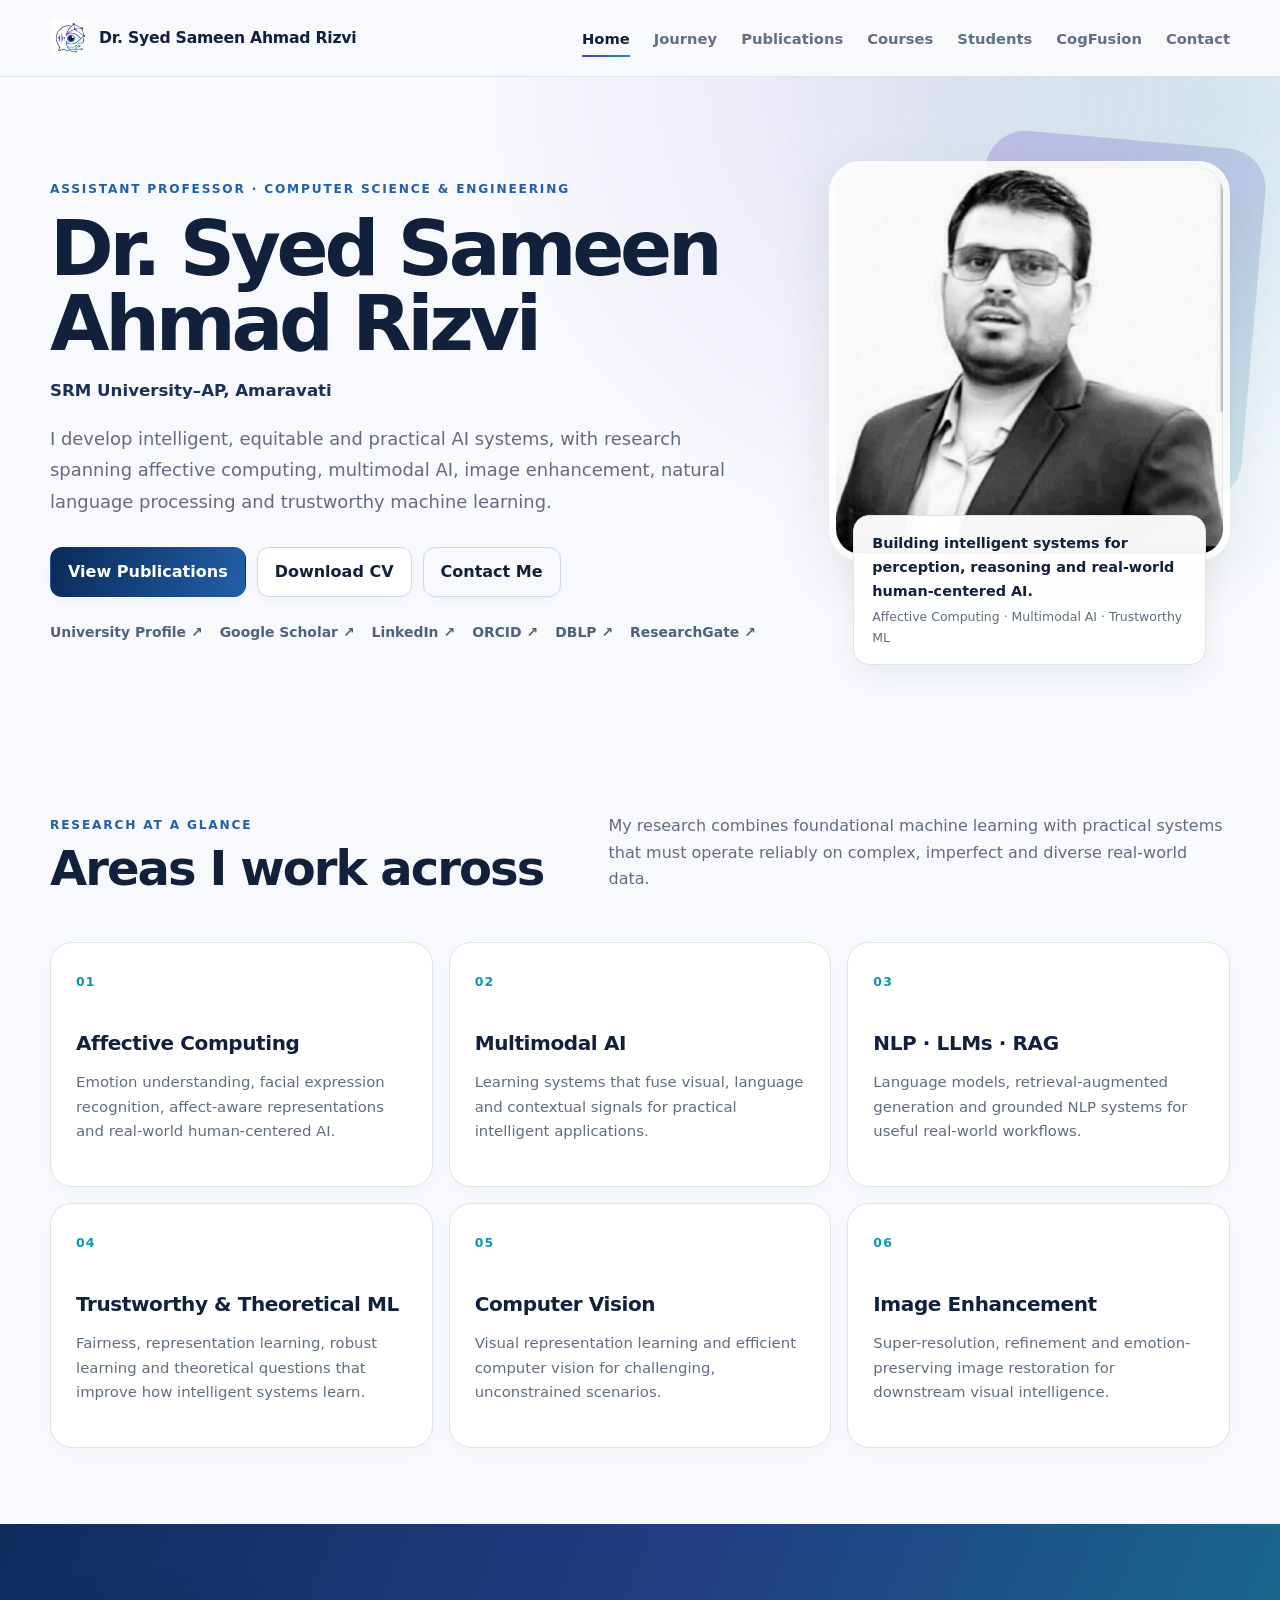
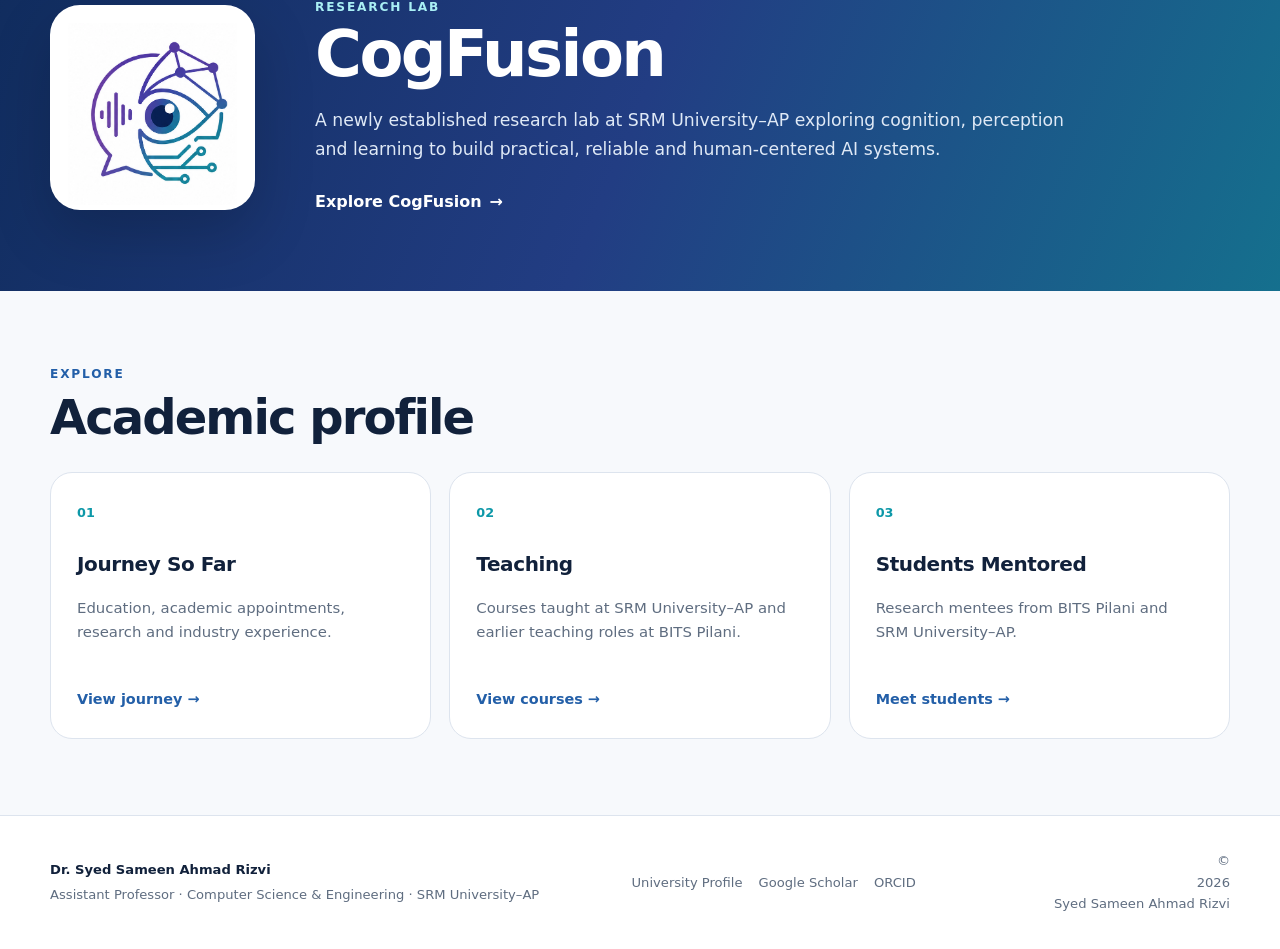
<file: index.html>
<!DOCTYPE html>

<html lang="en">
<head>
<meta charset="utf-8"/>
<meta content="width=device-width, initial-scale=1" name="viewport"/>




<link href="css/styles.css" rel="stylesheet"/>
<title>Dr. Syed Sameen Ahmad Rizvi | AI Researcher &amp; Assistant Professor</title><meta content="Dr. Syed Sameen Ahmad Rizvi is an Assistant Professor at SRM University–AP researching affective computing, multimodal AI, NLP, LLMs, RAG, computer vision and trustworthy machine learning." name="description"/><meta content="Dr. Syed Sameen Ahmad Rizvi" name="author"/><meta content="index,follow,max-image-preview:large,max-snippet:-1,max-video-preview:-1" name="robots"/><meta content="index,follow,max-image-preview:large,max-snippet:-1,max-video-preview:-1" name="googlebot"/><meta content="#15325f" name="theme-color"/><meta content="light" name="color-scheme"/><meta content="en_IN" property="og:locale"/><meta content="profile" property="og:type"/><meta content="Dr. Syed Sameen Ahmad Rizvi" property="og:site_name"/><meta content="Dr. Syed Sameen Ahmad Rizvi | AI Researcher &amp; Assistant Professor" property="og:title"/><meta content="Dr. Syed Sameen Ahmad Rizvi is an Assistant Professor at SRM University–AP researching affective computing, multimodal AI, NLP, LLMs, RAG, computer vision and trustworthy machine learning." property="og:description"/><meta content="https://sameen-ahmadrizvi.github.io/" property="og:url"/><meta content="https://sameen-ahmadrizvi.github.io/assets/images/og-image.jpg" property="og:image"/><meta content="https://sameen-ahmadrizvi.github.io/assets/images/og-image.jpg" property="og:image:secure_url"/><meta content="image/jpeg" property="og:image:type"/><meta content="1200" property="og:image:width"/><meta content="630" property="og:image:height"/><meta content="Dr. Syed Sameen Ahmad Rizvi — Assistant Professor and AI researcher at SRM University–AP" property="og:image:alt"/><meta content="Syed Sameen Ahmad" property="profile:first_name"/><meta content="Rizvi" property="profile:last_name"/><meta content="summary_large_image" name="twitter:card"/><meta content="Dr. Syed Sameen Ahmad Rizvi | AI Researcher &amp; Assistant Professor" name="twitter:title"/><meta content="Dr. Syed Sameen Ahmad Rizvi is an Assistant Professor at SRM University–AP researching affective computing, multimodal AI, NLP, LLMs, RAG, computer vision and trustworthy machine learning." name="twitter:description"/><meta content="https://sameen-ahmadrizvi.github.io/assets/images/og-image.jpg" name="twitter:image"/><meta content="Dr. Syed Sameen Ahmad Rizvi — academic website" name="twitter:image:alt"/><link href="https://sameen-ahmadrizvi.github.io/" rel="canonical"/><link href="assets/images/favicon.ico" rel="icon" type="image/x-icon"/><link href="assets/images/favicon.png" rel="icon" sizes="128x128" type="image/png"/><link href="assets/images/apple-touch-icon.png" rel="apple-touch-icon" sizes="180x180"/><link href="site.webmanifest" rel="manifest"/><script type="application/ld+json">{"@context":"https://schema.org","@graph":[{"@type":"Person","@id":"https://sameen-ahmadrizvi.github.io/#person","name":"Dr. Syed Sameen Ahmad Rizvi","honorificPrefix":"Dr.","givenName":"Syed Sameen Ahmad","familyName":"Rizvi","url":"https://sameen-ahmadrizvi.github.io/","image":"https://sameen-ahmadrizvi.github.io/assets/images/sameen-rizvi.jpg","jobTitle":"Assistant Professor of Computer Science and Engineering","email":"mailto:sameen.s@srmap.edu.in","worksFor":{"@type":"CollegeOrUniversity","name":"SRM University–AP","url":"https://www.srmap.edu.in/"},"alumniOf":[{"@type":"CollegeOrUniversity","name":"Birla Institute of Technology & Science, Pilani","alternateName":"BITS Pilani","url":"https://www.bits-pilani.ac.in/"},{"@type":"CollegeOrUniversity","name":"Jamia Hamdard","url":"https://jamiahamdard.edu/"}],"sameAs":["https://www.srmap.edu.in/faculty/dr-syed-sameen-ahmad-rizvi/","https://scholar.google.com/citations?user=vFs1I9cAAAAJ&hl=en","https://in.linkedin.com/in/syed-sameen-ahmad-rizvi-phd-41b82972","https://orcid.org/0000-0002-3919-5074","https://dblp.org/pid/346/3086.html","https://www.researchgate.net/profile/Syed-Sameen-Ahmad-Rizvi"],"knowsAbout":["Affective Computing","Multimodal Artificial Intelligence","Computer Vision","Deep Learning","Image Super-Resolution","Natural Language Processing","Large Language Models","Retrieval-Augmented Generation","Trustworthy Artificial Intelligence","Fair Machine Learning","Representation Learning","Theoretical Machine Learning"]},{"@type":"WebSite","@id":"https://sameen-ahmadrizvi.github.io/#website","url":"https://sameen-ahmadrizvi.github.io/","name":"Dr. Syed Sameen Ahmad Rizvi — Academic Website","description":"Academic and research website of Dr. Syed Sameen Ahmad Rizvi.","publisher":{"@id":"https://sameen-ahmadrizvi.github.io/#person"},"inLanguage":"en-IN"},{"@type":"ProfilePage","@id":"https://sameen-ahmadrizvi.github.io/#webpage","url":"https://sameen-ahmadrizvi.github.io/","name":"Dr. Syed Sameen Ahmad Rizvi | AI Researcher & Assistant Professor","description":"Dr. Syed Sameen Ahmad Rizvi is an Assistant Professor at SRM University–AP researching affective computing, multimodal AI, NLP, LLMs, RAG, computer vision and trustworthy machine learning.","isPartOf":{"@id":"https://sameen-ahmadrizvi.github.io/#website"},"about":{"@id":"https://sameen-ahmadrizvi.github.io/#person"},"inLanguage":"en-IN","primaryImageOfPage":{"@type":"ImageObject","url":"https://sameen-ahmadrizvi.github.io/assets/images/og-image.jpg","width":1200,"height":630}}]}</script></head>
<body>
<a class="skip-link" href="#main">Skip to content</a>
<header class="site-header" id="top">
<div class="container nav-shell">
<a aria-label="Dr. Syed Sameen Ahmad Rizvi — Home" class="brand" href="./">
<img alt="" class="brand-mark" decoding="async" height="38" src="assets/images/cogfusion-mark.png" width="38"/>
<span><strong>Dr. Syed Sameen Ahmad Rizvi</strong></span>
</a>
<button aria-controls="primary-nav" aria-expanded="false" aria-label="Open navigation" class="nav-toggle" type="button">
<span></span><span></span><span></span>
</button>
<nav aria-label="Primary navigation" class="primary-nav" id="primary-nav"><a aria-current="page" class="active" href="./">Home</a><a href="journey.html">Journey</a><a href="publications.html">Publications</a><a href="courses.html">Courses</a><a href="students.html">Students</a><a href="cogfusion.html">CogFusion</a><a href="contact.html">Contact</a></nav>
</div>
</header>
<main id="main">
<section class="hero home-hero">
<div class="container hero-grid">
<div class="hero-copy">
<div class="eyebrow">Assistant Professor · Computer Science &amp; Engineering</div>
<h1>Dr. Syed Sameen<br/>Ahmad Rizvi</h1>
<p class="affiliation">SRM University–AP, Amaravati</p>
<p class="lead">I develop intelligent, equitable and practical AI systems, with research spanning affective computing, multimodal AI, image enhancement, natural language processing and trustworthy machine learning.</p>
<div class="hero-actions">
<a class="button primary" href="publications.html">View Publications</a>
<a class="button" href="assets/cv/Syed_Sameen_Ahmad_Rizvi_CV.pdf" target="_blank">Download CV</a>
<a class="button ghost" href="contact.html">Contact Me</a>
</div>
<div aria-label="Academic profiles" class="profile-links">
<a class="profile-link" href="https://www.srmap.edu.in/faculty/dr-syed-sameen-ahmad-rizvi/" rel="me noopener noreferrer" target="_blank">University Profile<span aria-hidden="true">↗</span></a>
<a class="profile-link" href="https://scholar.google.com/citations?user=vFs1I9cAAAAJ&amp;hl=en" rel="me noopener noreferrer" target="_blank">Google Scholar<span aria-hidden="true">↗</span></a>
<a class="profile-link" href="https://in.linkedin.com/in/syed-sameen-ahmad-rizvi-phd-41b82972" rel="me noopener noreferrer" target="_blank">LinkedIn<span aria-hidden="true">↗</span></a>
<a class="profile-link" href="https://orcid.org/0000-0002-3919-5074" rel="me noopener noreferrer" target="_blank">ORCID<span aria-hidden="true">↗</span></a>
<a class="profile-link" href="https://dblp.org/pid/346/3086.html" rel="me noopener noreferrer" target="_blank">DBLP<span aria-hidden="true">↗</span></a>
<a class="profile-link" href="https://www.researchgate.net/profile/Syed-Sameen-Ahmad-Rizvi" rel="me noopener noreferrer" target="_blank">ResearchGate<span aria-hidden="true">↗</span></a>
</div>
</div>
<div class="portrait-wrap">
<div class="portrait-accent"></div>
<img alt="Portrait of Dr. Syed Sameen Ahmad Rizvi" class="portrait" decoding="async" fetchpriority="high" height="400" src="assets/images/sameen-rizvi.jpg" width="400"/>
<div class="portrait-caption"><strong>Building intelligent systems for perception, reasoning and real-world human-centered AI.</strong><span>Affective Computing · Multimodal AI · Trustworthy ML</span></div>
</div>
</div>
</section>
<section class="section research-overview">
<div class="container">
<div class="section-heading split-heading">
<div><span class="kicker">Research at a glance</span><h2>Areas I work across</h2></div>
<p>My research combines foundational machine learning with practical systems that must operate reliably on complex, imperfect and diverse real-world data.</p>
</div>
<div class="research-grid">
<article class="research-card"><span class="number">01</span><h3>Affective Computing</h3><p>Emotion understanding, facial expression recognition, affect-aware representations and real-world human-centered AI.</p></article>
<article class="research-card"><span class="number">02</span><h3>Multimodal AI</h3><p>Learning systems that fuse visual, language and contextual signals for practical intelligent applications.</p></article>
<article class="research-card"><span class="number">03</span><h3>NLP · LLMs · RAG</h3><p>Language models, retrieval-augmented generation and grounded NLP systems for useful real-world workflows.</p></article>
<article class="research-card"><span class="number">04</span><h3>Trustworthy &amp; Theoretical ML</h3><p>Fairness, representation learning, robust learning and theoretical questions that improve how intelligent systems learn.</p></article>
<article class="research-card"><span class="number">05</span><h3>Computer Vision</h3><p>Visual representation learning and efficient computer vision for challenging, unconstrained scenarios.</p></article>
<article class="research-card"><span class="number">06</span><h3>Image Enhancement</h3><p>Super-resolution, refinement and emotion-preserving image restoration for downstream visual intelligence.</p></article>
</div>
</div>
</section>
<section class="section lab-feature">
<div class="container lab-feature-inner">
<div class="lab-logo-shell"><img alt="CogFusion lab symbol" decoding="async" height="565" loading="lazy" src="assets/images/cogfusion-mark.png" width="523"/></div>
<div class="lab-feature-copy">
<span class="kicker light">Research Lab</span>
<h2>CogFusion</h2>
<p>A newly established research lab at SRM University–AP exploring cognition, perception and learning to build practical, reliable and human-centered AI systems.</p>
<a class="text-link light-link" href="cogfusion.html">Explore CogFusion <span>→</span></a>
</div>
</div>
</section>
<section class="section">
<div class="container">
<div class="section-heading"><span class="kicker">Explore</span><h2>Academic profile</h2></div>
<div class="explore-grid">
<a class="explore-card" href="journey.html"><span>01</span><h3>Journey So Far</h3><p>Education, academic appointments, research and industry experience.</p><b>View journey →</b></a>
<a class="explore-card" href="courses.html"><span>02</span><h3>Teaching</h3><p>Courses taught at SRM University–AP and earlier teaching roles at BITS Pilani.</p><b>View courses →</b></a>
<a class="explore-card" href="students.html"><span>03</span><h3>Students Mentored</h3><p>Research mentees from BITS Pilani and SRM University–AP.</p><b>Meet students →</b></a>
</div>
</div>
</section>
</main>
<footer class="site-footer">
<div class="container footer-grid">
<div>
<strong>Dr. Syed Sameen Ahmad Rizvi</strong>
<span>Assistant Professor · Computer Science &amp; Engineering · SRM University–AP</span>
</div>
<div class="footer-links">
<a href="https://www.srmap.edu.in/faculty/dr-syed-sameen-ahmad-rizvi/" rel="me noopener noreferrer" target="_blank">University Profile</a>
<a href="https://scholar.google.com/citations?user=vFs1I9cAAAAJ&amp;hl=en" rel="me noopener noreferrer" target="_blank">Google Scholar</a>
<a href="https://orcid.org/0000-0002-3919-5074" rel="me noopener noreferrer" target="_blank">ORCID</a>
</div>
<div class="copyright">© <span data-year=""></span> Syed Sameen Ahmad Rizvi</div>
</div>
</footer>
<script defer="" src="js/main.js"></script>
</body>
</html>
</file>
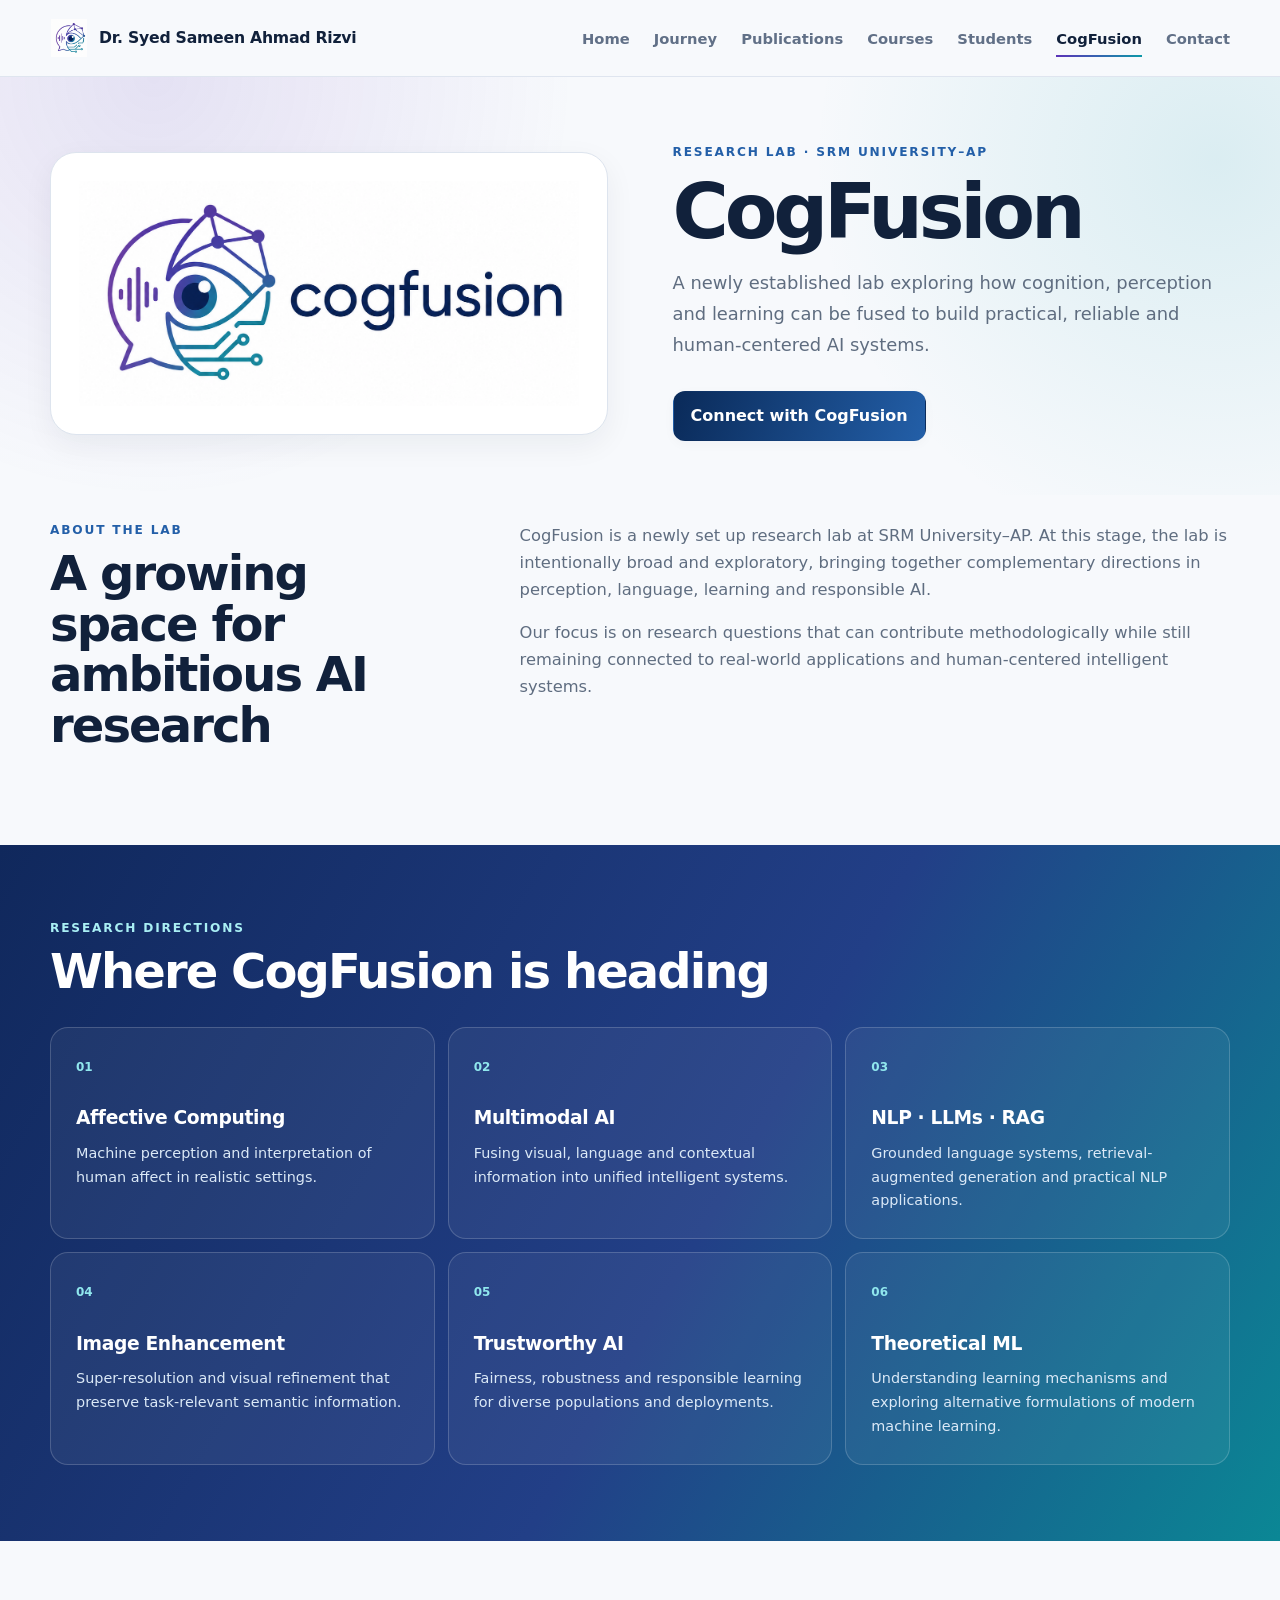
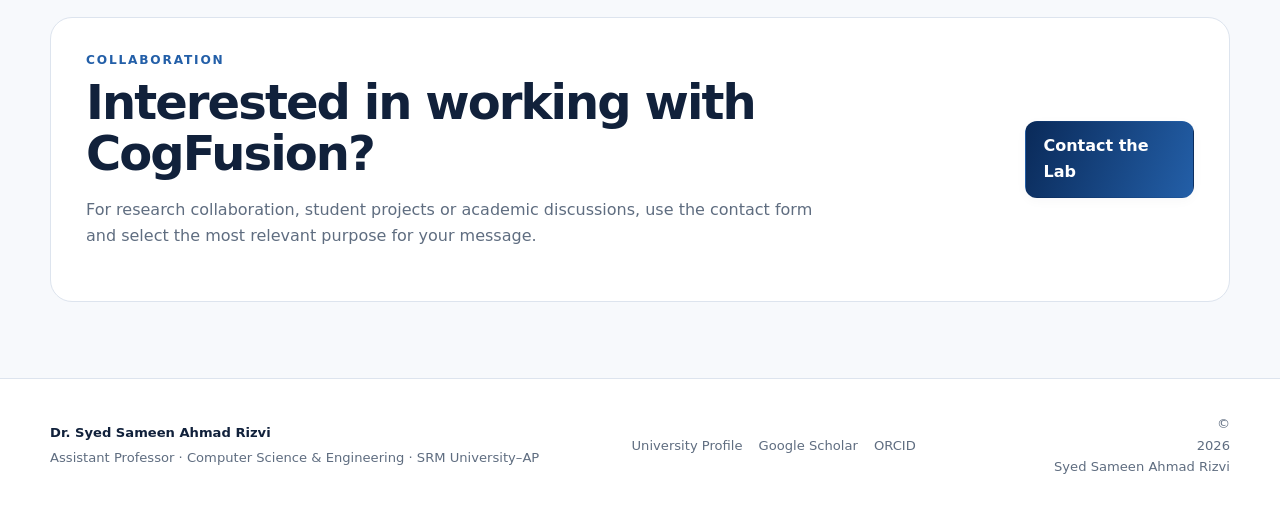
<file: cogfusion.html>
<!DOCTYPE html>

<html lang="en">
<head>
<meta charset="utf-8"/>
<meta content="width=device-width, initial-scale=1" name="viewport"/>




<link href="css/styles.css" rel="stylesheet"/>
<title>CogFusion Research Lab | Dr. Syed Sameen Ahmad Rizvi</title><meta content="CogFusion is a research lab at SRM University–AP led by Dr. Syed Sameen Ahmad Rizvi, exploring affective computing, multimodal AI, NLP, LLMs, RAG, image enhancement, trustworthy AI and theoretical ML." name="description"/><meta content="Dr. Syed Sameen Ahmad Rizvi" name="author"/><meta content="index,follow,max-image-preview:large,max-snippet:-1,max-video-preview:-1" name="robots"/><meta content="index,follow,max-image-preview:large,max-snippet:-1,max-video-preview:-1" name="googlebot"/><meta content="#15325f" name="theme-color"/><meta content="light" name="color-scheme"/><meta content="en_IN" property="og:locale"/><meta content="website" property="og:type"/><meta content="Dr. Syed Sameen Ahmad Rizvi" property="og:site_name"/><meta content="CogFusion Research Lab | Dr. Syed Sameen Ahmad Rizvi" property="og:title"/><meta content="CogFusion is a research lab at SRM University–AP led by Dr. Syed Sameen Ahmad Rizvi, exploring affective computing, multimodal AI, NLP, LLMs, RAG, image enhancement, trustworthy AI and theoretical ML." property="og:description"/><meta content="https://sameen-ahmadrizvi.github.io/cogfusion.html" property="og:url"/><meta content="https://sameen-ahmadrizvi.github.io/assets/images/og-image.jpg" property="og:image"/><meta content="https://sameen-ahmadrizvi.github.io/assets/images/og-image.jpg" property="og:image:secure_url"/><meta content="image/jpeg" property="og:image:type"/><meta content="1200" property="og:image:width"/><meta content="630" property="og:image:height"/><meta content="Dr. Syed Sameen Ahmad Rizvi — Assistant Professor and AI researcher at SRM University–AP" property="og:image:alt"/><meta content="summary_large_image" name="twitter:card"/><meta content="CogFusion Research Lab | Dr. Syed Sameen Ahmad Rizvi" name="twitter:title"/><meta content="CogFusion is a research lab at SRM University–AP led by Dr. Syed Sameen Ahmad Rizvi, exploring affective computing, multimodal AI, NLP, LLMs, RAG, image enhancement, trustworthy AI and theoretical ML." name="twitter:description"/><meta content="https://sameen-ahmadrizvi.github.io/assets/images/og-image.jpg" name="twitter:image"/><meta content="Dr. Syed Sameen Ahmad Rizvi — academic website" name="twitter:image:alt"/><link href="https://sameen-ahmadrizvi.github.io/cogfusion.html" rel="canonical"/><link href="assets/images/favicon.ico" rel="icon" type="image/x-icon"/><link href="assets/images/favicon.png" rel="icon" sizes="128x128" type="image/png"/><link href="assets/images/apple-touch-icon.png" rel="apple-touch-icon" sizes="180x180"/><link href="site.webmanifest" rel="manifest"/><script type="application/ld+json">{"@context":"https://schema.org","@graph":[{"@type":"Person","@id":"https://sameen-ahmadrizvi.github.io/#person","name":"Dr. Syed Sameen Ahmad Rizvi","honorificPrefix":"Dr.","givenName":"Syed Sameen Ahmad","familyName":"Rizvi","url":"https://sameen-ahmadrizvi.github.io/","image":"https://sameen-ahmadrizvi.github.io/assets/images/sameen-rizvi.jpg","jobTitle":"Assistant Professor of Computer Science and Engineering","email":"mailto:sameen.s@srmap.edu.in","worksFor":{"@type":"CollegeOrUniversity","name":"SRM University–AP","url":"https://www.srmap.edu.in/"},"alumniOf":[{"@type":"CollegeOrUniversity","name":"Birla Institute of Technology & Science, Pilani","alternateName":"BITS Pilani","url":"https://www.bits-pilani.ac.in/"},{"@type":"CollegeOrUniversity","name":"Jamia Hamdard","url":"https://jamiahamdard.edu/"}],"sameAs":["https://www.srmap.edu.in/faculty/dr-syed-sameen-ahmad-rizvi/","https://scholar.google.com/citations?user=vFs1I9cAAAAJ&hl=en","https://in.linkedin.com/in/syed-sameen-ahmad-rizvi-phd-41b82972","https://orcid.org/0000-0002-3919-5074","https://dblp.org/pid/346/3086.html","https://www.researchgate.net/profile/Syed-Sameen-Ahmad-Rizvi"],"knowsAbout":["Affective Computing","Multimodal Artificial Intelligence","Computer Vision","Deep Learning","Image Super-Resolution","Natural Language Processing","Large Language Models","Retrieval-Augmented Generation","Trustworthy Artificial Intelligence","Fair Machine Learning","Representation Learning","Theoretical Machine Learning"]},{"@type":"WebSite","@id":"https://sameen-ahmadrizvi.github.io/#website","url":"https://sameen-ahmadrizvi.github.io/","name":"Dr. Syed Sameen Ahmad Rizvi — Academic Website","description":"Academic and research website of Dr. Syed Sameen Ahmad Rizvi.","publisher":{"@id":"https://sameen-ahmadrizvi.github.io/#person"},"inLanguage":"en-IN"},{"@type":"WebPage","@id":"https://sameen-ahmadrizvi.github.io/cogfusion.html#webpage","url":"https://sameen-ahmadrizvi.github.io/cogfusion.html","name":"CogFusion Research Lab | Dr. Syed Sameen Ahmad Rizvi","description":"CogFusion is a research lab at SRM University–AP led by Dr. Syed Sameen Ahmad Rizvi, exploring affective computing, multimodal AI, NLP, LLMs, RAG, image enhancement, trustworthy AI and theoretical ML.","isPartOf":{"@id":"https://sameen-ahmadrizvi.github.io/#website"},"about":{"@id":"https://sameen-ahmadrizvi.github.io/#person"},"inLanguage":"en-IN","primaryImageOfPage":{"@type":"ImageObject","url":"https://sameen-ahmadrizvi.github.io/assets/images/og-image.jpg","width":1200,"height":630}},{"@type":"BreadcrumbList","itemListElement":[{"@type":"ListItem","position":1,"name":"Home","item":"https://sameen-ahmadrizvi.github.io/"},{"@type":"ListItem","position":2,"name":"CogFusion Research Lab","item":"https://sameen-ahmadrizvi.github.io/cogfusion.html"}]},{"@type":"Organization","@id":"https://sameen-ahmadrizvi.github.io/cogfusion.html#organization","name":"CogFusion","alternateName":"CogFusion Research Lab","url":"https://sameen-ahmadrizvi.github.io/cogfusion.html","description":"CogFusion is a research lab at SRM University–AP led by Dr. Syed Sameen Ahmad Rizvi, exploring affective computing, multimodal AI, NLP, LLMs, RAG, image enhancement, trustworthy AI and theoretical ML.","founder":{"@id":"https://sameen-ahmadrizvi.github.io/#person"},"parentOrganization":{"@type":"CollegeOrUniversity","name":"SRM University–AP","url":"https://www.srmap.edu.in/"},"logo":"https://sameen-ahmadrizvi.github.io/assets/images/cogfusion-full.png"}]}</script></head>
<body>
<a class="skip-link" href="#main">Skip to content</a>
<header class="site-header" id="top">
<div class="container nav-shell">
<a aria-label="Dr. Syed Sameen Ahmad Rizvi — Home" class="brand" href="./">
<img alt="" class="brand-mark" decoding="async" height="38" loading="lazy" src="assets/images/cogfusion-mark.png" width="38"/>
<span><strong>Dr. Syed Sameen Ahmad Rizvi</strong></span>
</a>
<button aria-controls="primary-nav" aria-expanded="false" aria-label="Open navigation" class="nav-toggle" type="button">
<span></span><span></span><span></span>
</button>
<nav aria-label="Primary navigation" class="primary-nav" id="primary-nav"><a href="./">Home</a><a href="journey.html">Journey</a><a href="publications.html">Publications</a><a href="courses.html">Courses</a><a href="students.html">Students</a><a aria-current="page" class="active" href="cogfusion.html">CogFusion</a><a href="contact.html">Contact</a></nav>
</div>
</header>
<main id="main">
<section class="lab-page-hero">
<div class="container lab-hero-grid">
<div class="lab-wordmark"><img alt="CogFusion" decoding="async" loading="lazy" src="assets/images/cogfusion-full.png"/></div>
<div class="lab-intro"><span class="kicker">Research Lab · SRM University–AP</span><h1>CogFusion</h1><p class="page-lead">A newly established lab exploring how cognition, perception and learning can be fused to build practical, reliable and human-centered AI systems.</p><a class="button primary" href="contact.html">Connect with CogFusion</a></div>
</div>
</section>
<section class="section compact-top">
<div class="container lab-about-grid">
<div><span class="kicker">About the lab</span><h2>A growing space for ambitious AI research</h2></div>
<div><p>CogFusion is a newly set up research lab at SRM University–AP. At this stage, the lab is intentionally broad and exploratory, bringing together complementary directions in perception, language, learning and responsible AI.</p><p>Our focus is on research questions that can contribute methodologically while still remaining connected to real-world applications and human-centered intelligent systems.</p></div>
</div>
</section>
<section class="section lab-directions">
<div class="container">
<div class="section-heading"><span class="kicker light">Research directions</span><h2>Where CogFusion is heading</h2></div>
<div class="lab-direction-grid">
<article><span>01</span><h3>Affective Computing</h3><p>Machine perception and interpretation of human affect in realistic settings.</p></article>
<article><span>02</span><h3>Multimodal AI</h3><p>Fusing visual, language and contextual information into unified intelligent systems.</p></article>
<article><span>03</span><h3>NLP · LLMs · RAG</h3><p>Grounded language systems, retrieval-augmented generation and practical NLP applications.</p></article>
<article><span>04</span><h3>Image Enhancement</h3><p>Super-resolution and visual refinement that preserve task-relevant semantic information.</p></article>
<article><span>05</span><h3>Trustworthy AI</h3><p>Fairness, robustness and responsible learning for diverse populations and deployments.</p></article>
<article><span>06</span><h3>Theoretical ML</h3><p>Understanding learning mechanisms and exploring alternative formulations of modern machine learning.</p></article>
</div>
</div>
</section>
<section class="section lab-connect">
<div class="container lab-connect-inner"><div><span class="kicker">Collaboration</span><h2>Interested in working with CogFusion?</h2><p>For research collaboration, student projects or academic discussions, use the contact form and select the most relevant purpose for your message.</p></div><a class="button primary" href="contact.html">Contact the Lab</a></div>
</section>
</main>
<footer class="site-footer">
<div class="container footer-grid">
<div>
<strong>Dr. Syed Sameen Ahmad Rizvi</strong>
<span>Assistant Professor · Computer Science &amp; Engineering · SRM University–AP</span>
</div>
<div class="footer-links">
<a href="https://www.srmap.edu.in/faculty/dr-syed-sameen-ahmad-rizvi/" rel="me noopener noreferrer" target="_blank">University Profile</a>
<a href="https://scholar.google.com/citations?user=vFs1I9cAAAAJ&amp;hl=en" rel="me noopener noreferrer" target="_blank">Google Scholar</a>
<a href="https://orcid.org/0000-0002-3919-5074" rel="me noopener noreferrer" target="_blank">ORCID</a>
</div>
<div class="copyright">© <span data-year=""></span> Syed Sameen Ahmad Rizvi</div>
</div>
</footer>
<script defer="" src="js/main.js"></script>
</body>
</html>
</file>
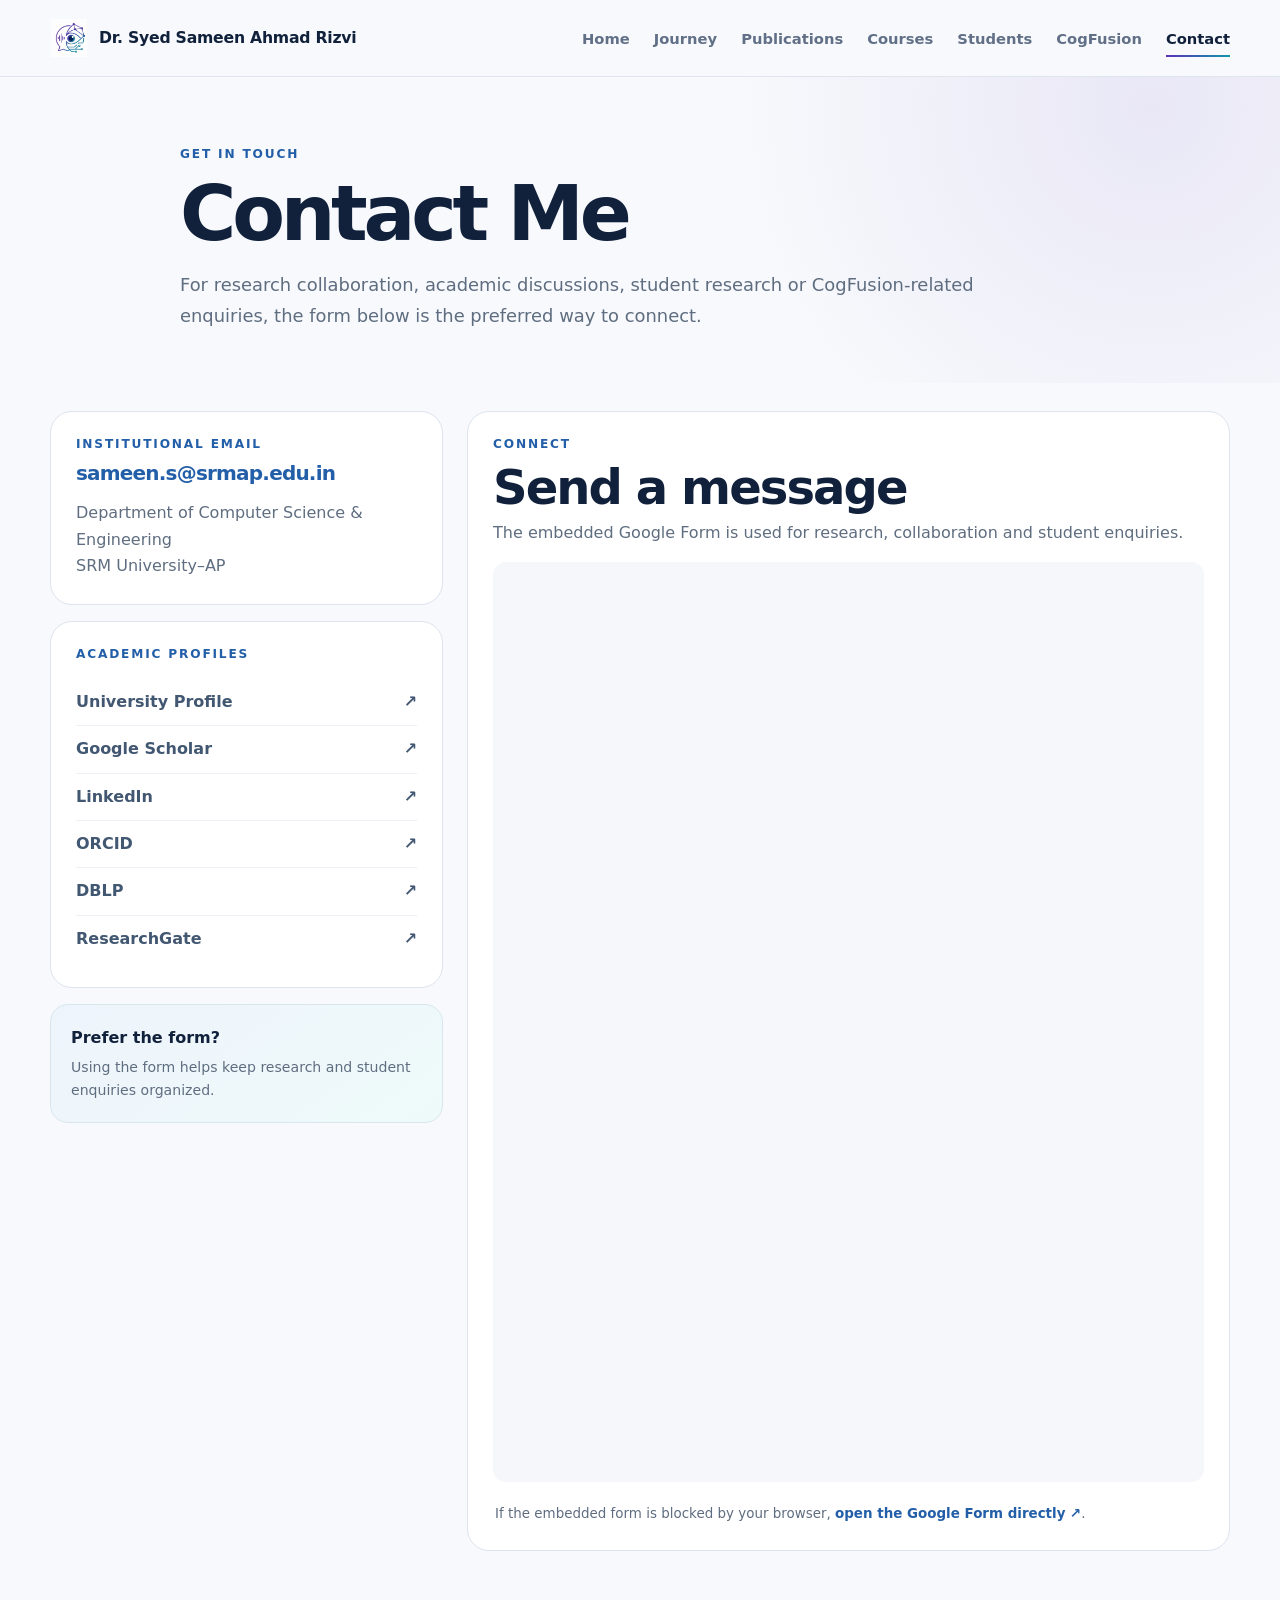
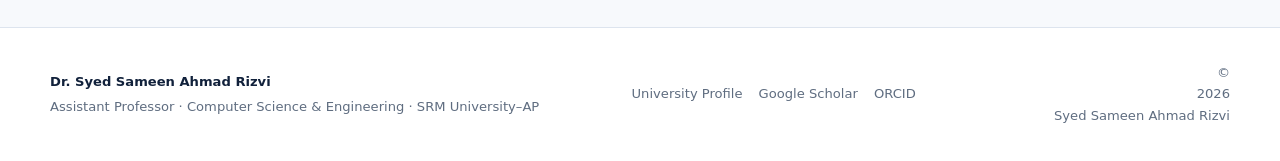
<file: contact.html>
<!DOCTYPE html>

<html lang="en">
<head>
<meta charset="utf-8"/>
<meta content="width=device-width, initial-scale=1" name="viewport"/>




<link href="css/styles.css" rel="stylesheet"/>
<title>Contact | Dr. Syed Sameen Ahmad Rizvi</title><meta content="Contact Dr. Syed Sameen Ahmad Rizvi at SRM University–AP for research collaboration, academic discussion, student research opportunities and CogFusion enquiries." name="description"/><meta content="Dr. Syed Sameen Ahmad Rizvi" name="author"/><meta content="index,follow,max-image-preview:large,max-snippet:-1,max-video-preview:-1" name="robots"/><meta content="index,follow,max-image-preview:large,max-snippet:-1,max-video-preview:-1" name="googlebot"/><meta content="#15325f" name="theme-color"/><meta content="light" name="color-scheme"/><meta content="en_IN" property="og:locale"/><meta content="website" property="og:type"/><meta content="Dr. Syed Sameen Ahmad Rizvi" property="og:site_name"/><meta content="Contact | Dr. Syed Sameen Ahmad Rizvi" property="og:title"/><meta content="Contact Dr. Syed Sameen Ahmad Rizvi at SRM University–AP for research collaboration, academic discussion, student research opportunities and CogFusion enquiries." property="og:description"/><meta content="https://sameen-ahmadrizvi.github.io/contact.html" property="og:url"/><meta content="https://sameen-ahmadrizvi.github.io/assets/images/og-image.jpg" property="og:image"/><meta content="https://sameen-ahmadrizvi.github.io/assets/images/og-image.jpg" property="og:image:secure_url"/><meta content="image/jpeg" property="og:image:type"/><meta content="1200" property="og:image:width"/><meta content="630" property="og:image:height"/><meta content="Dr. Syed Sameen Ahmad Rizvi — Assistant Professor and AI researcher at SRM University–AP" property="og:image:alt"/><meta content="summary_large_image" name="twitter:card"/><meta content="Contact | Dr. Syed Sameen Ahmad Rizvi" name="twitter:title"/><meta content="Contact Dr. Syed Sameen Ahmad Rizvi at SRM University–AP for research collaboration, academic discussion, student research opportunities and CogFusion enquiries." name="twitter:description"/><meta content="https://sameen-ahmadrizvi.github.io/assets/images/og-image.jpg" name="twitter:image"/><meta content="Dr. Syed Sameen Ahmad Rizvi — academic website" name="twitter:image:alt"/><link href="https://sameen-ahmadrizvi.github.io/contact.html" rel="canonical"/><link href="assets/images/favicon.ico" rel="icon" type="image/x-icon"/><link href="assets/images/favicon.png" rel="icon" sizes="128x128" type="image/png"/><link href="assets/images/apple-touch-icon.png" rel="apple-touch-icon" sizes="180x180"/><link href="site.webmanifest" rel="manifest"/><script type="application/ld+json">{"@context":"https://schema.org","@graph":[{"@type":"Person","@id":"https://sameen-ahmadrizvi.github.io/#person","name":"Dr. Syed Sameen Ahmad Rizvi","honorificPrefix":"Dr.","givenName":"Syed Sameen Ahmad","familyName":"Rizvi","url":"https://sameen-ahmadrizvi.github.io/","image":"https://sameen-ahmadrizvi.github.io/assets/images/sameen-rizvi.jpg","jobTitle":"Assistant Professor of Computer Science and Engineering","email":"mailto:sameen.s@srmap.edu.in","worksFor":{"@type":"CollegeOrUniversity","name":"SRM University–AP","url":"https://www.srmap.edu.in/"},"alumniOf":[{"@type":"CollegeOrUniversity","name":"Birla Institute of Technology & Science, Pilani","alternateName":"BITS Pilani","url":"https://www.bits-pilani.ac.in/"},{"@type":"CollegeOrUniversity","name":"Jamia Hamdard","url":"https://jamiahamdard.edu/"}],"sameAs":["https://www.srmap.edu.in/faculty/dr-syed-sameen-ahmad-rizvi/","https://scholar.google.com/citations?user=vFs1I9cAAAAJ&hl=en","https://in.linkedin.com/in/syed-sameen-ahmad-rizvi-phd-41b82972","https://orcid.org/0000-0002-3919-5074","https://dblp.org/pid/346/3086.html","https://www.researchgate.net/profile/Syed-Sameen-Ahmad-Rizvi"],"knowsAbout":["Affective Computing","Multimodal Artificial Intelligence","Computer Vision","Deep Learning","Image Super-Resolution","Natural Language Processing","Large Language Models","Retrieval-Augmented Generation","Trustworthy Artificial Intelligence","Fair Machine Learning","Representation Learning","Theoretical Machine Learning"]},{"@type":"WebSite","@id":"https://sameen-ahmadrizvi.github.io/#website","url":"https://sameen-ahmadrizvi.github.io/","name":"Dr. Syed Sameen Ahmad Rizvi — Academic Website","description":"Academic and research website of Dr. Syed Sameen Ahmad Rizvi.","publisher":{"@id":"https://sameen-ahmadrizvi.github.io/#person"},"inLanguage":"en-IN"},{"@type":"ContactPage","@id":"https://sameen-ahmadrizvi.github.io/contact.html#webpage","url":"https://sameen-ahmadrizvi.github.io/contact.html","name":"Contact | Dr. Syed Sameen Ahmad Rizvi","description":"Contact Dr. Syed Sameen Ahmad Rizvi at SRM University–AP for research collaboration, academic discussion, student research opportunities and CogFusion enquiries.","isPartOf":{"@id":"https://sameen-ahmadrizvi.github.io/#website"},"about":{"@id":"https://sameen-ahmadrizvi.github.io/#person"},"inLanguage":"en-IN","primaryImageOfPage":{"@type":"ImageObject","url":"https://sameen-ahmadrizvi.github.io/assets/images/og-image.jpg","width":1200,"height":630}},{"@type":"BreadcrumbList","itemListElement":[{"@type":"ListItem","position":1,"name":"Home","item":"https://sameen-ahmadrizvi.github.io/"},{"@type":"ListItem","position":2,"name":"Contact","item":"https://sameen-ahmadrizvi.github.io/contact.html"}]}]}</script></head>
<body>
<a class="skip-link" href="#main">Skip to content</a>
<header class="site-header" id="top">
<div class="container nav-shell">
<a aria-label="Dr. Syed Sameen Ahmad Rizvi — Home" class="brand" href="./">
<img alt="" class="brand-mark" decoding="async" height="38" src="assets/images/cogfusion-mark.png" width="38"/>
<span><strong>Dr. Syed Sameen Ahmad Rizvi</strong></span>
</a>
<button aria-controls="primary-nav" aria-expanded="false" aria-label="Open navigation" class="nav-toggle" type="button">
<span></span><span></span><span></span>
</button>
<nav aria-label="Primary navigation" class="primary-nav" id="primary-nav"><a href="./">Home</a><a href="journey.html">Journey</a><a href="publications.html">Publications</a><a href="courses.html">Courses</a><a href="students.html">Students</a><a href="cogfusion.html">CogFusion</a><a aria-current="page" class="active" href="contact.html">Contact</a></nav>
</div>
</header>
<main id="main">
<section class="page-hero">
<div class="container narrow"><span class="kicker">Get in touch</span><h1>Contact Me</h1><p class="page-lead">For research collaboration, academic discussions, student research or CogFusion-related enquiries, the form below is the preferred way to connect.</p></div>
</section>
<section class="section compact-top">
<div class="container contact-grid">
<aside class="contact-sidebar">
<div class="contact-card"><span class="kicker">Institutional Email</span><h2><a href="mailto:sameen.s@srmap.edu.in">sameen.s@srmap.edu.in</a></h2><p>Department of Computer Science &amp; Engineering<br/>SRM University–AP</p></div>
<div class="contact-card"><span class="kicker">Academic Profiles</span><div class="contact-profile-list">
<a class="contact-profile-link" href="https://www.srmap.edu.in/faculty/dr-syed-sameen-ahmad-rizvi/" rel="me noopener noreferrer" target="_blank">University Profile<span aria-hidden="true">↗</span></a>
<a class="contact-profile-link" href="https://scholar.google.com/citations?user=vFs1I9cAAAAJ&amp;hl=en" rel="me noopener noreferrer" target="_blank">Google Scholar<span aria-hidden="true">↗</span></a>
<a class="contact-profile-link" href="https://in.linkedin.com/in/syed-sameen-ahmad-rizvi-phd-41b82972" rel="me noopener noreferrer" target="_blank">LinkedIn<span aria-hidden="true">↗</span></a>
<a class="contact-profile-link" href="https://orcid.org/0000-0002-3919-5074" rel="me noopener noreferrer" target="_blank">ORCID<span aria-hidden="true">↗</span></a>
<a class="contact-profile-link" href="https://dblp.org/pid/346/3086.html" rel="me noopener noreferrer" target="_blank">DBLP<span aria-hidden="true">↗</span></a>
<a class="contact-profile-link" href="https://www.researchgate.net/profile/Syed-Sameen-Ahmad-Rizvi" rel="me noopener noreferrer" target="_blank">ResearchGate<span aria-hidden="true">↗</span></a>
</div></div>
<div class="contact-note"><strong>Prefer the form?</strong><p>Using the form helps keep research and student enquiries organized.</p></div>
</aside>
<div class="form-panel">
<div class="form-panel-heading"><span class="kicker">Connect</span><h2>Send a message</h2><p>The embedded Google Form is used for research, collaboration and student enquiries.</p></div>
<iframe allow="clipboard-write" class="google-form" loading="lazy" referrerpolicy="strict-origin-when-cross-origin" src="https://forms.gle/P7HZEnZfceSc9yFq9" title="Contact Dr. Syed Sameen Ahmad Rizvi — Google Form">Loading…</iframe>
<p class="form-fallback">If the embedded form is blocked by your browser, <a href="https://forms.gle/P7HZEnZfceSc9yFq9" rel="noopener noreferrer" target="_blank">open the Google Form directly ↗</a>.</p>
</div>
</div>
</section>
</main>
<footer class="site-footer">
<div class="container footer-grid">
<div>
<strong>Dr. Syed Sameen Ahmad Rizvi</strong>
<span>Assistant Professor · Computer Science &amp; Engineering · SRM University–AP</span>
</div>
<div class="footer-links">
<a href="https://www.srmap.edu.in/faculty/dr-syed-sameen-ahmad-rizvi/" rel="me noopener noreferrer" target="_blank">University Profile</a>
<a href="https://scholar.google.com/citations?user=vFs1I9cAAAAJ&amp;hl=en" rel="me noopener noreferrer" target="_blank">Google Scholar</a>
<a href="https://orcid.org/0000-0002-3919-5074" rel="me noopener noreferrer" target="_blank">ORCID</a>
</div>
<div class="copyright">© <span data-year=""></span> Syed Sameen Ahmad Rizvi</div>
</div>
</footer>
<script defer="" src="js/main.js"></script>
</body>
</html>
</file>
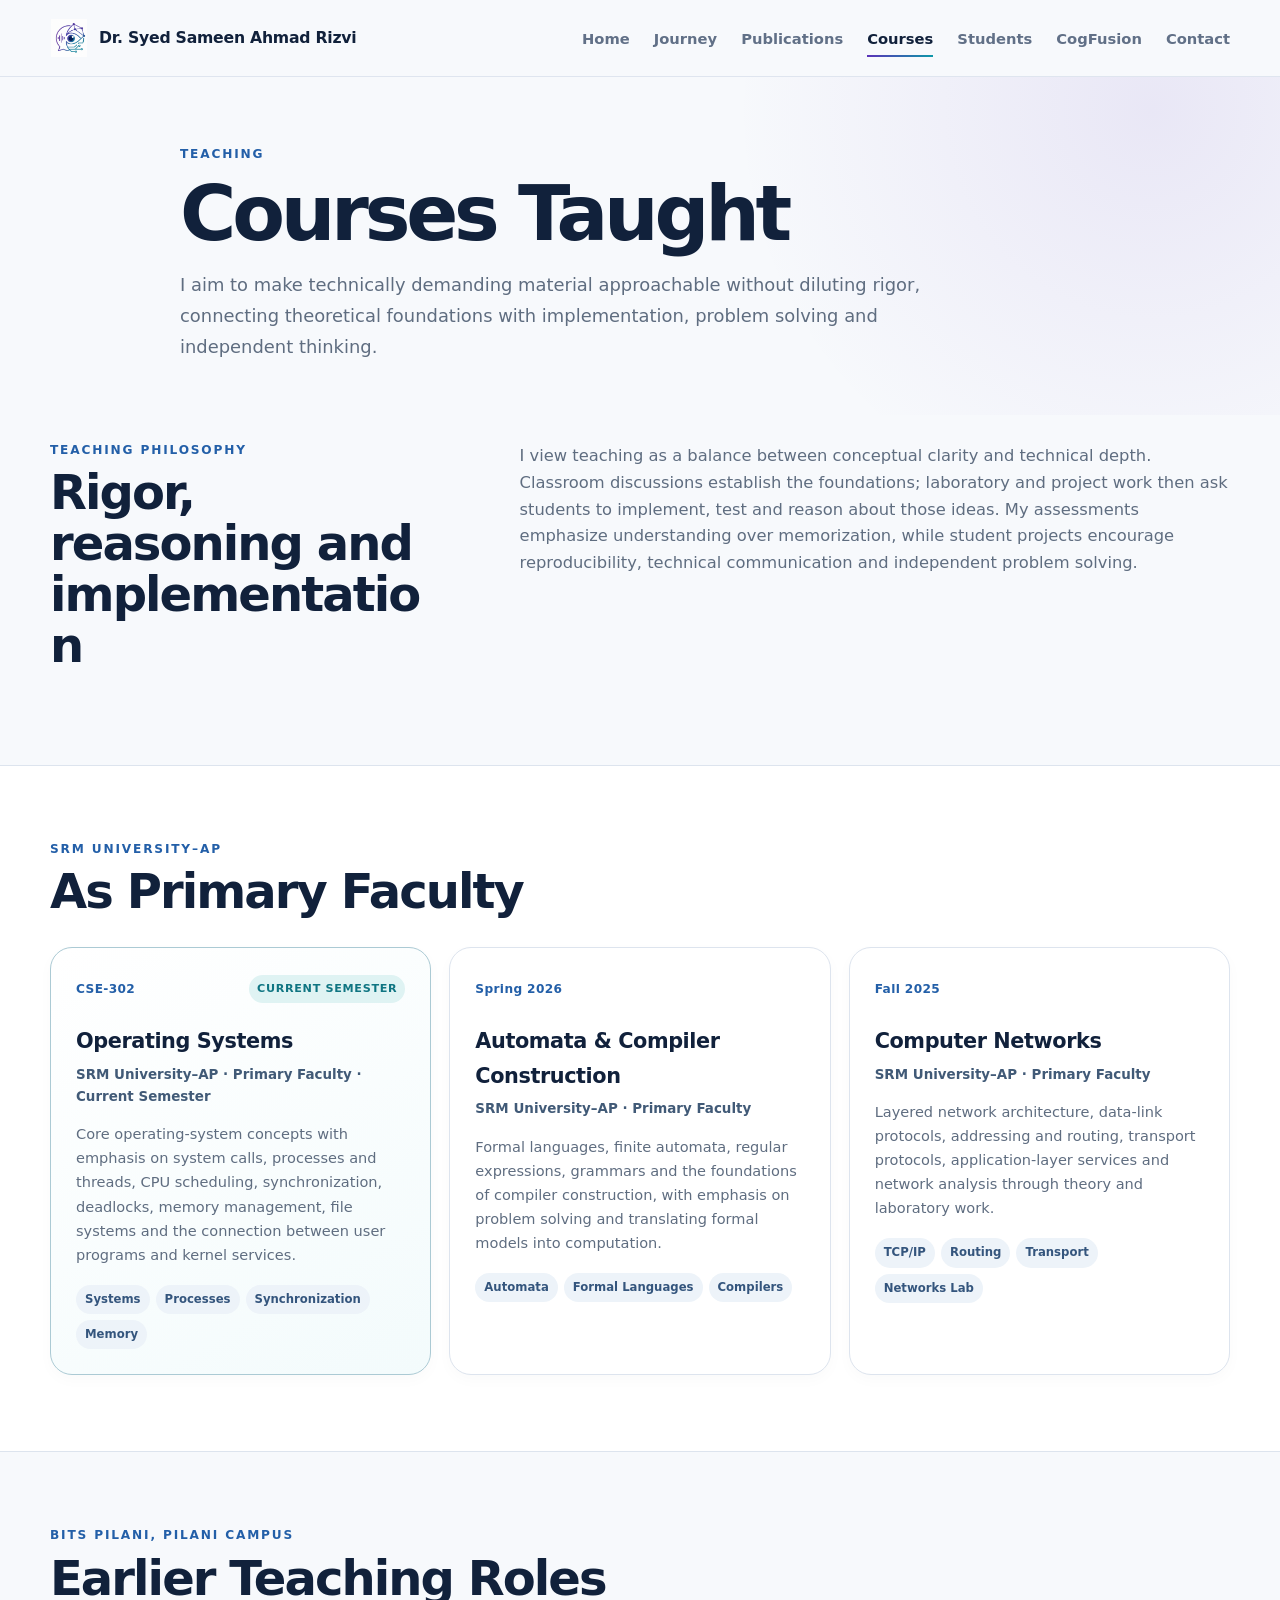
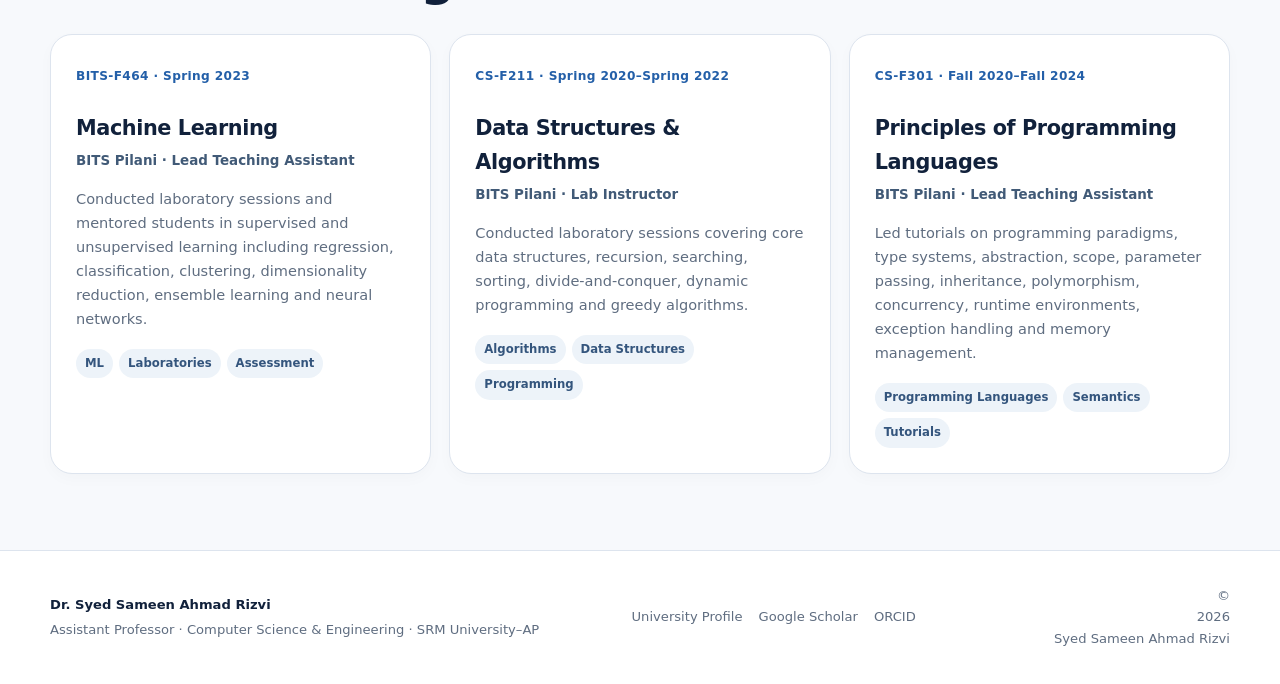
<file: courses.html>
<!DOCTYPE html>

<html lang="en">
<head>
<meta charset="utf-8"/>
<meta content="width=device-width, initial-scale=1" name="viewport"/>




<link href="css/styles.css" rel="stylesheet"/>
<title>Teaching &amp; Courses | Dr. Syed Sameen Ahmad Rizvi</title><meta content="Teaching portfolio of Dr. Syed Sameen Ahmad Rizvi, including Operating Systems, Automata and Compiler Construction, Computer Networks, Machine Learning, DSA and Programming Languages." name="description"/><meta content="Dr. Syed Sameen Ahmad Rizvi" name="author"/><meta content="index,follow,max-image-preview:large,max-snippet:-1,max-video-preview:-1" name="robots"/><meta content="index,follow,max-image-preview:large,max-snippet:-1,max-video-preview:-1" name="googlebot"/><meta content="#15325f" name="theme-color"/><meta content="light" name="color-scheme"/><meta content="en_IN" property="og:locale"/><meta content="website" property="og:type"/><meta content="Dr. Syed Sameen Ahmad Rizvi" property="og:site_name"/><meta content="Teaching &amp; Courses | Dr. Syed Sameen Ahmad Rizvi" property="og:title"/><meta content="Teaching portfolio of Dr. Syed Sameen Ahmad Rizvi, including Operating Systems, Automata and Compiler Construction, Computer Networks, Machine Learning, DSA and Programming Languages." property="og:description"/><meta content="https://sameen-ahmadrizvi.github.io/courses.html" property="og:url"/><meta content="https://sameen-ahmadrizvi.github.io/assets/images/og-image.jpg" property="og:image"/><meta content="https://sameen-ahmadrizvi.github.io/assets/images/og-image.jpg" property="og:image:secure_url"/><meta content="image/jpeg" property="og:image:type"/><meta content="1200" property="og:image:width"/><meta content="630" property="og:image:height"/><meta content="Dr. Syed Sameen Ahmad Rizvi — Assistant Professor and AI researcher at SRM University–AP" property="og:image:alt"/><meta content="summary_large_image" name="twitter:card"/><meta content="Teaching &amp; Courses | Dr. Syed Sameen Ahmad Rizvi" name="twitter:title"/><meta content="Teaching portfolio of Dr. Syed Sameen Ahmad Rizvi, including Operating Systems, Automata and Compiler Construction, Computer Networks, Machine Learning, DSA and Programming Languages." name="twitter:description"/><meta content="https://sameen-ahmadrizvi.github.io/assets/images/og-image.jpg" name="twitter:image"/><meta content="Dr. Syed Sameen Ahmad Rizvi — academic website" name="twitter:image:alt"/><link href="https://sameen-ahmadrizvi.github.io/courses.html" rel="canonical"/><link href="assets/images/favicon.ico" rel="icon" type="image/x-icon"/><link href="assets/images/favicon.png" rel="icon" sizes="128x128" type="image/png"/><link href="assets/images/apple-touch-icon.png" rel="apple-touch-icon" sizes="180x180"/><link href="site.webmanifest" rel="manifest"/><script type="application/ld+json">{"@context":"https://schema.org","@graph":[{"@type":"Person","@id":"https://sameen-ahmadrizvi.github.io/#person","name":"Dr. Syed Sameen Ahmad Rizvi","honorificPrefix":"Dr.","givenName":"Syed Sameen Ahmad","familyName":"Rizvi","url":"https://sameen-ahmadrizvi.github.io/","image":"https://sameen-ahmadrizvi.github.io/assets/images/sameen-rizvi.jpg","jobTitle":"Assistant Professor of Computer Science and Engineering","email":"mailto:sameen.s@srmap.edu.in","worksFor":{"@type":"CollegeOrUniversity","name":"SRM University–AP","url":"https://www.srmap.edu.in/"},"alumniOf":[{"@type":"CollegeOrUniversity","name":"Birla Institute of Technology & Science, Pilani","alternateName":"BITS Pilani","url":"https://www.bits-pilani.ac.in/"},{"@type":"CollegeOrUniversity","name":"Jamia Hamdard","url":"https://jamiahamdard.edu/"}],"sameAs":["https://www.srmap.edu.in/faculty/dr-syed-sameen-ahmad-rizvi/","https://scholar.google.com/citations?user=vFs1I9cAAAAJ&hl=en","https://in.linkedin.com/in/syed-sameen-ahmad-rizvi-phd-41b82972","https://orcid.org/0000-0002-3919-5074","https://dblp.org/pid/346/3086.html","https://www.researchgate.net/profile/Syed-Sameen-Ahmad-Rizvi"],"knowsAbout":["Affective Computing","Multimodal Artificial Intelligence","Computer Vision","Deep Learning","Image Super-Resolution","Natural Language Processing","Large Language Models","Retrieval-Augmented Generation","Trustworthy Artificial Intelligence","Fair Machine Learning","Representation Learning","Theoretical Machine Learning"]},{"@type":"WebSite","@id":"https://sameen-ahmadrizvi.github.io/#website","url":"https://sameen-ahmadrizvi.github.io/","name":"Dr. Syed Sameen Ahmad Rizvi — Academic Website","description":"Academic and research website of Dr. Syed Sameen Ahmad Rizvi.","publisher":{"@id":"https://sameen-ahmadrizvi.github.io/#person"},"inLanguage":"en-IN"},{"@type":"CollectionPage","@id":"https://sameen-ahmadrizvi.github.io/courses.html#webpage","url":"https://sameen-ahmadrizvi.github.io/courses.html","name":"Teaching & Courses | Dr. Syed Sameen Ahmad Rizvi","description":"Teaching portfolio of Dr. Syed Sameen Ahmad Rizvi, including Operating Systems, Automata and Compiler Construction, Computer Networks, Machine Learning, DSA and Programming Languages.","isPartOf":{"@id":"https://sameen-ahmadrizvi.github.io/#website"},"about":{"@id":"https://sameen-ahmadrizvi.github.io/#person"},"inLanguage":"en-IN","primaryImageOfPage":{"@type":"ImageObject","url":"https://sameen-ahmadrizvi.github.io/assets/images/og-image.jpg","width":1200,"height":630}},{"@type":"BreadcrumbList","itemListElement":[{"@type":"ListItem","position":1,"name":"Home","item":"https://sameen-ahmadrizvi.github.io/"},{"@type":"ListItem","position":2,"name":"Teaching & Courses","item":"https://sameen-ahmadrizvi.github.io/courses.html"}]},{"@type":"ItemList","name":"Courses taught by Dr. Syed Sameen Ahmad Rizvi","itemListElement":[{"@type":"ListItem","position":1,"item":{"@type":"Course","name":"Operating Systems","provider":{"@type":"CollegeOrUniversity","name":"SRM University–AP"},"instructor":{"@id":"https://sameen-ahmadrizvi.github.io/#person"}}},{"@type":"ListItem","position":2,"item":{"@type":"Course","name":"Automata & Compiler Construction","provider":{"@type":"CollegeOrUniversity","name":"SRM University–AP"},"instructor":{"@id":"https://sameen-ahmadrizvi.github.io/#person"}}},{"@type":"ListItem","position":3,"item":{"@type":"Course","name":"Computer Networks","provider":{"@type":"CollegeOrUniversity","name":"SRM University–AP"},"instructor":{"@id":"https://sameen-ahmadrizvi.github.io/#person"}}},{"@type":"ListItem","position":4,"item":{"@type":"Course","name":"Machine Learning","provider":{"@type":"CollegeOrUniversity","name":"BITS Pilani"},"instructor":{"@id":"https://sameen-ahmadrizvi.github.io/#person"}}},{"@type":"ListItem","position":5,"item":{"@type":"Course","name":"Data Structures & Algorithms","provider":{"@type":"CollegeOrUniversity","name":"BITS Pilani"},"instructor":{"@id":"https://sameen-ahmadrizvi.github.io/#person"}}},{"@type":"ListItem","position":6,"item":{"@type":"Course","name":"Principles of Programming Languages","provider":{"@type":"CollegeOrUniversity","name":"BITS Pilani"},"instructor":{"@id":"https://sameen-ahmadrizvi.github.io/#person"}}}]}]}</script></head>
<body>
<a class="skip-link" href="#main">Skip to content</a>
<header class="site-header" id="top">
<div class="container nav-shell">
<a aria-label="Dr. Syed Sameen Ahmad Rizvi — Home" class="brand" href="./">
<img alt="" class="brand-mark" decoding="async" height="38" src="assets/images/cogfusion-mark.png" width="38"/>
<span><strong>Dr. Syed Sameen Ahmad Rizvi</strong></span>
</a>
<button aria-controls="primary-nav" aria-expanded="false" aria-label="Open navigation" class="nav-toggle" type="button">
<span></span><span></span><span></span>
</button>
<nav aria-label="Primary navigation" class="primary-nav" id="primary-nav"><a href="./">Home</a><a href="journey.html">Journey</a><a href="publications.html">Publications</a><a aria-current="page" class="active" href="courses.html">Courses</a><a href="students.html">Students</a><a href="cogfusion.html">CogFusion</a><a href="contact.html">Contact</a></nav>
</div>
</header>
<main id="main">
<section class="page-hero">
<div class="container narrow"><span class="kicker">Teaching</span><h1>Courses Taught</h1><p class="page-lead">I aim to make technically demanding material approachable without diluting rigor, connecting theoretical foundations with implementation, problem solving and independent thinking.</p></div>
</section>
<section class="section compact-top">
<div class="container teaching-philosophy">
<div><span class="kicker">Teaching Philosophy</span><h2>Rigor, reasoning and implementation</h2></div>
<p>I view teaching as a balance between conceptual clarity and technical depth. Classroom discussions establish the foundations; laboratory and project work then ask students to implement, test and reason about those ideas. My assessments emphasize understanding over memorization, while student projects encourage reproducibility, technical communication and independent problem solving.</p>
</div>
</section>
<section class="section alt-section">
<div class="container">
<div class="section-heading"><span class="kicker">SRM University–AP</span><h2>As Primary Faculty</h2></div>
<div class="course-grid">
<article class="course-card current-course"><div class="course-top"><span class="course-code">CSE-302</span><span class="current-badge">Current Semester</span></div><h3>Operating Systems</h3><p class="course-byline">SRM University–AP · Primary Faculty · Current Semester</p><p>Core operating-system concepts with emphasis on system calls, processes and threads, CPU scheduling, synchronization, deadlocks, memory management, file systems and the connection between user programs and kernel services.</p><div class="tag-row"><span>Systems</span><span>Processes</span><span>Synchronization</span><span>Memory</span></div></article>
<article class="course-card"><div class="course-top"><span class="course-code">Spring 2026</span></div><h3>Automata &amp; Compiler Construction</h3><p class="course-byline">SRM University–AP · Primary Faculty</p><p>Formal languages, finite automata, regular expressions, grammars and the foundations of compiler construction, with emphasis on problem solving and translating formal models into computation.</p><div class="tag-row"><span>Automata</span><span>Formal Languages</span><span>Compilers</span></div></article>
<article class="course-card"><div class="course-top"><span class="course-code">Fall 2025</span></div><h3>Computer Networks</h3><p class="course-byline">SRM University–AP · Primary Faculty</p><p>Layered network architecture, data-link protocols, addressing and routing, transport protocols, application-layer services and network analysis through theory and laboratory work.</p><div class="tag-row"><span>TCP/IP</span><span>Routing</span><span>Transport</span><span>Networks Lab</span></div></article>
</div>
</div>
</section>
<section class="section">
<div class="container">
<div class="section-heading"><span class="kicker">BITS Pilani, Pilani Campus</span><h2>Earlier Teaching Roles</h2></div>
<div class="course-grid">
<article class="course-card"><div class="course-top"><span class="course-code">BITS-F464 · Spring 2023</span></div><h3>Machine Learning</h3><p class="course-byline">BITS Pilani · Lead Teaching Assistant</p><p>Conducted laboratory sessions and mentored students in supervised and unsupervised learning including regression, classification, clustering, dimensionality reduction, ensemble learning and neural networks.</p><div class="tag-row"><span>ML</span><span>Laboratories</span><span>Assessment</span></div></article>
<article class="course-card"><div class="course-top"><span class="course-code">CS-F211 · Spring 2020–Spring 2022</span></div><h3>Data Structures &amp; Algorithms</h3><p class="course-byline">BITS Pilani · Lab Instructor</p><p>Conducted laboratory sessions covering core data structures, recursion, searching, sorting, divide-and-conquer, dynamic programming and greedy algorithms.</p><div class="tag-row"><span>Algorithms</span><span>Data Structures</span><span>Programming</span></div></article>
<article class="course-card"><div class="course-top"><span class="course-code">CS-F301 · Fall 2020–Fall 2024</span></div><h3>Principles of Programming Languages</h3><p class="course-byline">BITS Pilani · Lead Teaching Assistant</p><p>Led tutorials on programming paradigms, type systems, abstraction, scope, parameter passing, inheritance, polymorphism, concurrency, runtime environments, exception handling and memory management.</p><div class="tag-row"><span>Programming Languages</span><span>Semantics</span><span>Tutorials</span></div></article>
</div>
</div>
</section>
</main>
<footer class="site-footer">
<div class="container footer-grid">
<div>
<strong>Dr. Syed Sameen Ahmad Rizvi</strong>
<span>Assistant Professor · Computer Science &amp; Engineering · SRM University–AP</span>
</div>
<div class="footer-links">
<a href="https://www.srmap.edu.in/faculty/dr-syed-sameen-ahmad-rizvi/" rel="me noopener noreferrer" target="_blank">University Profile</a>
<a href="https://scholar.google.com/citations?user=vFs1I9cAAAAJ&amp;hl=en" rel="me noopener noreferrer" target="_blank">Google Scholar</a>
<a href="https://orcid.org/0000-0002-3919-5074" rel="me noopener noreferrer" target="_blank">ORCID</a>
</div>
<div class="copyright">© <span data-year=""></span> Syed Sameen Ahmad Rizvi</div>
</div>
</footer>
<script defer="" src="js/main.js"></script>
</body>
</html>
</file>
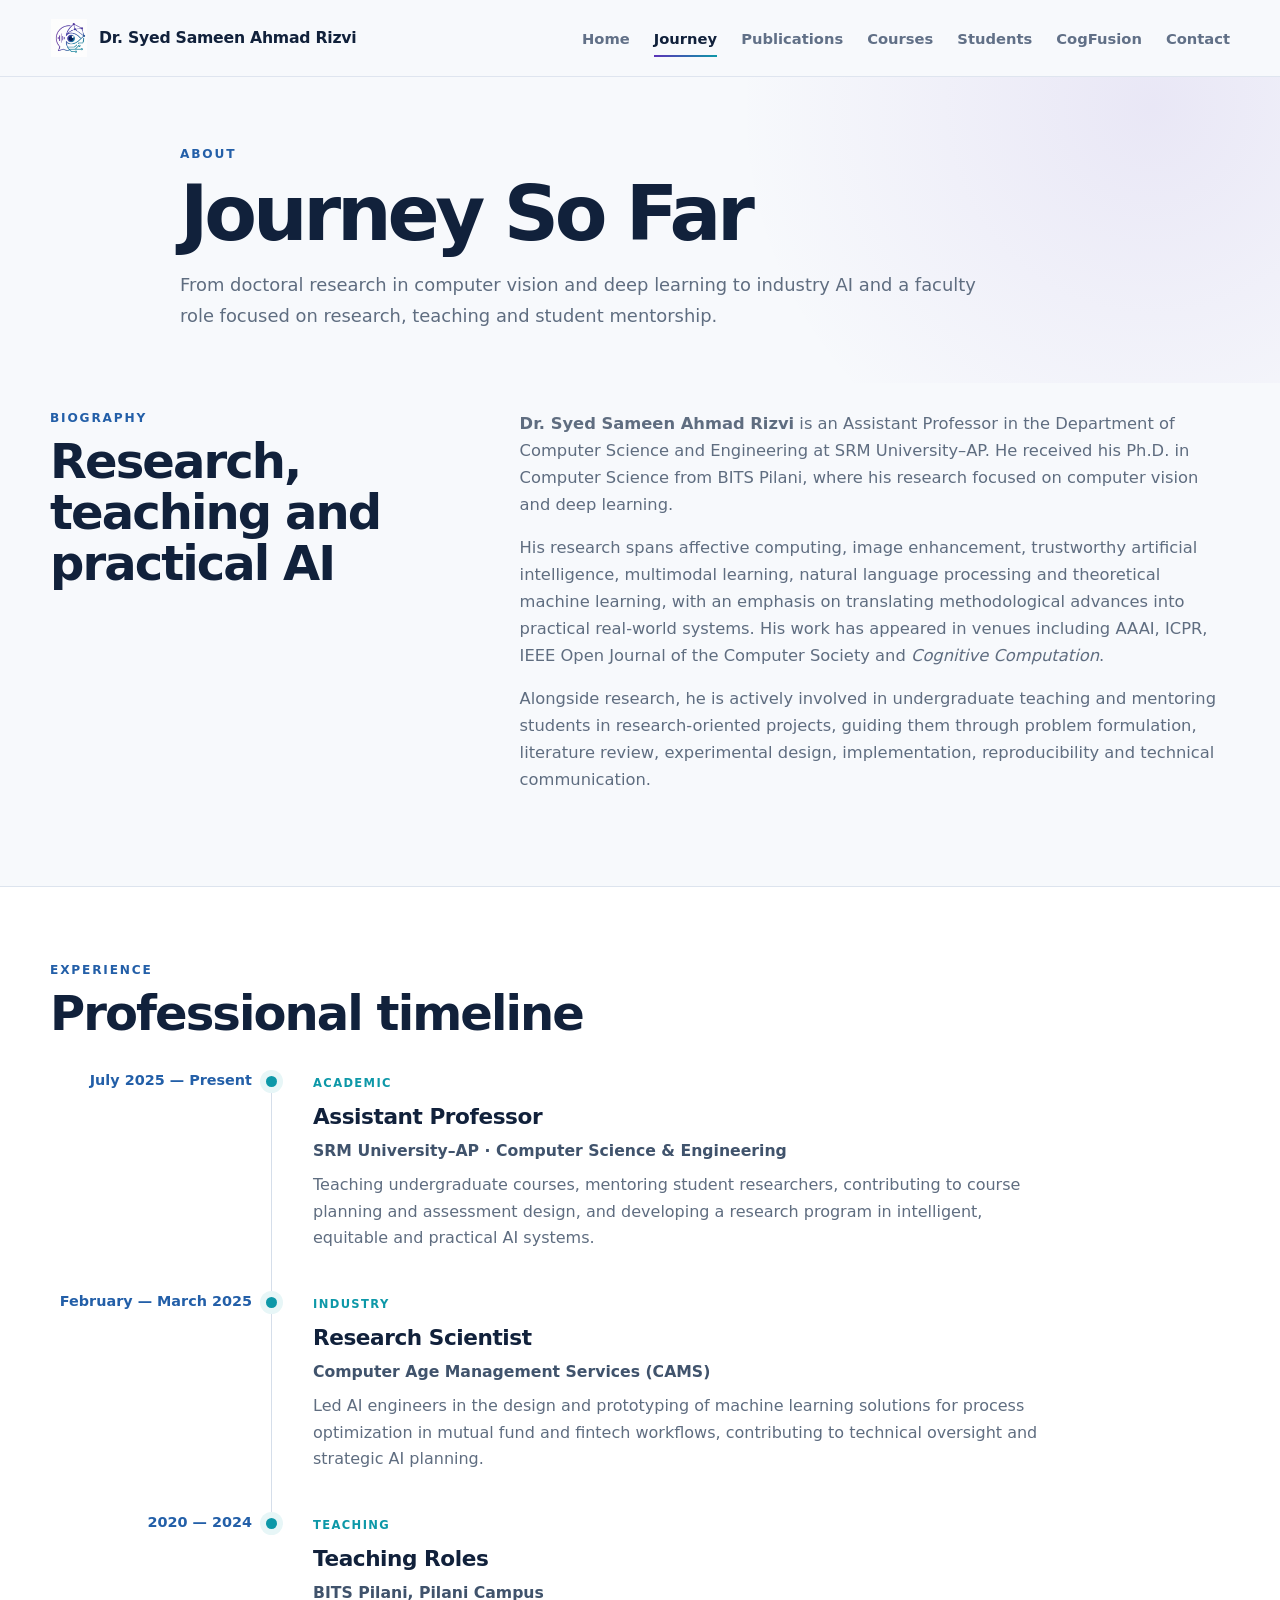
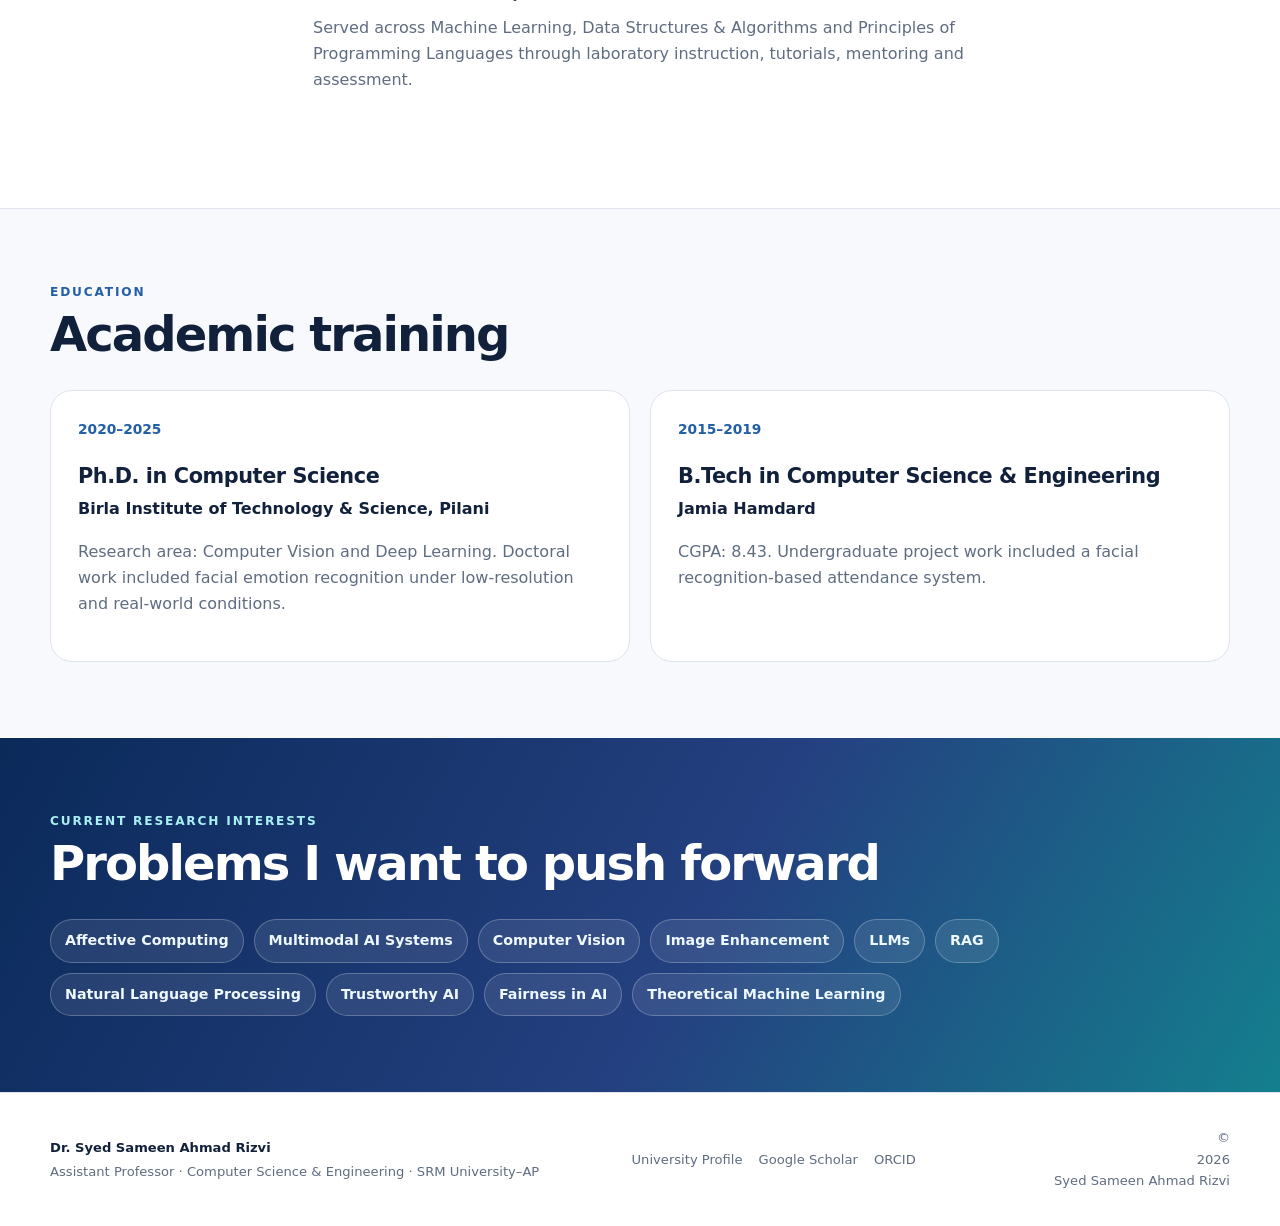
<file: journey.html>
<!DOCTYPE html>

<html lang="en">
<head>
<meta charset="utf-8"/>
<meta content="width=device-width, initial-scale=1" name="viewport"/>




<link href="css/styles.css" rel="stylesheet"/>
<title>Academic Journey | Dr. Syed Sameen Ahmad Rizvi</title><meta content="Academic journey of Dr. Syed Sameen Ahmad Rizvi: Assistant Professor at SRM University–AP, former AI Research Scientist at CAMS, and Ph.D. from BITS Pilani." name="description"/><meta content="Dr. Syed Sameen Ahmad Rizvi" name="author"/><meta content="index,follow,max-image-preview:large,max-snippet:-1,max-video-preview:-1" name="robots"/><meta content="index,follow,max-image-preview:large,max-snippet:-1,max-video-preview:-1" name="googlebot"/><meta content="#15325f" name="theme-color"/><meta content="light" name="color-scheme"/><meta content="en_IN" property="og:locale"/><meta content="website" property="og:type"/><meta content="Dr. Syed Sameen Ahmad Rizvi" property="og:site_name"/><meta content="Academic Journey | Dr. Syed Sameen Ahmad Rizvi" property="og:title"/><meta content="Academic journey of Dr. Syed Sameen Ahmad Rizvi: Assistant Professor at SRM University–AP, former AI Research Scientist at CAMS, and Ph.D. from BITS Pilani." property="og:description"/><meta content="https://sameen-ahmadrizvi.github.io/journey.html" property="og:url"/><meta content="https://sameen-ahmadrizvi.github.io/assets/images/og-image.jpg" property="og:image"/><meta content="https://sameen-ahmadrizvi.github.io/assets/images/og-image.jpg" property="og:image:secure_url"/><meta content="image/jpeg" property="og:image:type"/><meta content="1200" property="og:image:width"/><meta content="630" property="og:image:height"/><meta content="Dr. Syed Sameen Ahmad Rizvi — Assistant Professor and AI researcher at SRM University–AP" property="og:image:alt"/><meta content="summary_large_image" name="twitter:card"/><meta content="Academic Journey | Dr. Syed Sameen Ahmad Rizvi" name="twitter:title"/><meta content="Academic journey of Dr. Syed Sameen Ahmad Rizvi: Assistant Professor at SRM University–AP, former AI Research Scientist at CAMS, and Ph.D. from BITS Pilani." name="twitter:description"/><meta content="https://sameen-ahmadrizvi.github.io/assets/images/og-image.jpg" name="twitter:image"/><meta content="Dr. Syed Sameen Ahmad Rizvi — academic website" name="twitter:image:alt"/><link href="https://sameen-ahmadrizvi.github.io/journey.html" rel="canonical"/><link href="assets/images/favicon.ico" rel="icon" type="image/x-icon"/><link href="assets/images/favicon.png" rel="icon" sizes="128x128" type="image/png"/><link href="assets/images/apple-touch-icon.png" rel="apple-touch-icon" sizes="180x180"/><link href="site.webmanifest" rel="manifest"/><script type="application/ld+json">{"@context":"https://schema.org","@graph":[{"@type":"Person","@id":"https://sameen-ahmadrizvi.github.io/#person","name":"Dr. Syed Sameen Ahmad Rizvi","honorificPrefix":"Dr.","givenName":"Syed Sameen Ahmad","familyName":"Rizvi","url":"https://sameen-ahmadrizvi.github.io/","image":"https://sameen-ahmadrizvi.github.io/assets/images/sameen-rizvi.jpg","jobTitle":"Assistant Professor of Computer Science and Engineering","email":"mailto:sameen.s@srmap.edu.in","worksFor":{"@type":"CollegeOrUniversity","name":"SRM University–AP","url":"https://www.srmap.edu.in/"},"alumniOf":[{"@type":"CollegeOrUniversity","name":"Birla Institute of Technology & Science, Pilani","alternateName":"BITS Pilani","url":"https://www.bits-pilani.ac.in/"},{"@type":"CollegeOrUniversity","name":"Jamia Hamdard","url":"https://jamiahamdard.edu/"}],"sameAs":["https://www.srmap.edu.in/faculty/dr-syed-sameen-ahmad-rizvi/","https://scholar.google.com/citations?user=vFs1I9cAAAAJ&hl=en","https://in.linkedin.com/in/syed-sameen-ahmad-rizvi-phd-41b82972","https://orcid.org/0000-0002-3919-5074","https://dblp.org/pid/346/3086.html","https://www.researchgate.net/profile/Syed-Sameen-Ahmad-Rizvi"],"knowsAbout":["Affective Computing","Multimodal Artificial Intelligence","Computer Vision","Deep Learning","Image Super-Resolution","Natural Language Processing","Large Language Models","Retrieval-Augmented Generation","Trustworthy Artificial Intelligence","Fair Machine Learning","Representation Learning","Theoretical Machine Learning"]},{"@type":"WebSite","@id":"https://sameen-ahmadrizvi.github.io/#website","url":"https://sameen-ahmadrizvi.github.io/","name":"Dr. Syed Sameen Ahmad Rizvi — Academic Website","description":"Academic and research website of Dr. Syed Sameen Ahmad Rizvi.","publisher":{"@id":"https://sameen-ahmadrizvi.github.io/#person"},"inLanguage":"en-IN"},{"@type":"AboutPage","@id":"https://sameen-ahmadrizvi.github.io/journey.html#webpage","url":"https://sameen-ahmadrizvi.github.io/journey.html","name":"Academic Journey | Dr. Syed Sameen Ahmad Rizvi","description":"Academic journey of Dr. Syed Sameen Ahmad Rizvi: Assistant Professor at SRM University–AP, former AI Research Scientist at CAMS, and Ph.D. from BITS Pilani.","isPartOf":{"@id":"https://sameen-ahmadrizvi.github.io/#website"},"about":{"@id":"https://sameen-ahmadrizvi.github.io/#person"},"inLanguage":"en-IN","primaryImageOfPage":{"@type":"ImageObject","url":"https://sameen-ahmadrizvi.github.io/assets/images/og-image.jpg","width":1200,"height":630}},{"@type":"BreadcrumbList","itemListElement":[{"@type":"ListItem","position":1,"name":"Home","item":"https://sameen-ahmadrizvi.github.io/"},{"@type":"ListItem","position":2,"name":"Academic Journey","item":"https://sameen-ahmadrizvi.github.io/journey.html"}]}]}</script></head>
<body>
<a class="skip-link" href="#main">Skip to content</a>
<header class="site-header" id="top">
<div class="container nav-shell">
<a aria-label="Dr. Syed Sameen Ahmad Rizvi — Home" class="brand" href="./">
<img alt="" class="brand-mark" decoding="async" height="38" src="assets/images/cogfusion-mark.png" width="38"/>
<span><strong>Dr. Syed Sameen Ahmad Rizvi</strong></span>
</a>
<button aria-controls="primary-nav" aria-expanded="false" aria-label="Open navigation" class="nav-toggle" type="button">
<span></span><span></span><span></span>
</button>
<nav aria-label="Primary navigation" class="primary-nav" id="primary-nav"><a href="./">Home</a><a aria-current="page" class="active" href="journey.html">Journey</a><a href="publications.html">Publications</a><a href="courses.html">Courses</a><a href="students.html">Students</a><a href="cogfusion.html">CogFusion</a><a href="contact.html">Contact</a></nav>
</div>
</header>
<main id="main">
<section class="page-hero">
<div class="container narrow">
<span class="kicker">About</span>
<h1>Journey So Far</h1>
<p class="page-lead">From doctoral research in computer vision and deep learning to industry AI and a faculty role focused on research, teaching and student mentorship.</p>
</div>
</section>
<section class="section compact-top">
<div class="container bio-grid">
<div>
<span class="kicker">Biography</span>
<h2>Research, teaching and practical AI</h2>
</div>
<div class="bio-copy">
<p><strong>Dr. Syed Sameen Ahmad Rizvi</strong> is an Assistant Professor in the Department of Computer Science and Engineering at SRM University–AP. He received his Ph.D. in Computer Science from BITS Pilani, where his research focused on computer vision and deep learning.</p>
<p>His research spans affective computing, image enhancement, trustworthy artificial intelligence, multimodal learning, natural language processing and theoretical machine learning, with an emphasis on translating methodological advances into practical real-world systems. His work has appeared in venues including AAAI, ICPR, IEEE Open Journal of the Computer Society and <em>Cognitive Computation</em>.</p>
<p>Alongside research, he is actively involved in undergraduate teaching and mentoring students in research-oriented projects, guiding them through problem formulation, literature review, experimental design, implementation, reproducibility and technical communication.</p>
</div>
</div>
</section>
<section class="section alt-section">
<div class="container">
<div class="section-heading"><span class="kicker">Experience</span><h2>Professional timeline</h2></div>
<div class="timeline">
<article class="timeline-item"><div class="timeline-date">July 2025 — Present</div><div class="timeline-content"><span class="role-type">Academic</span><h3>Assistant Professor</h3><h4>SRM University–AP · Computer Science &amp; Engineering</h4><p>Teaching undergraduate courses, mentoring student researchers, contributing to course planning and assessment design, and developing a research program in intelligent, equitable and practical AI systems.</p></div></article>
<article class="timeline-item"><div class="timeline-date">February — March 2025</div><div class="timeline-content"><span class="role-type">Industry</span><h3>Research Scientist</h3><h4>Computer Age Management Services (CAMS)</h4><p>Led AI engineers in the design and prototyping of machine learning solutions for process optimization in mutual fund and fintech workflows, contributing to technical oversight and strategic AI planning.</p></div></article>
<article class="timeline-item"><div class="timeline-date">2020 — 2024</div><div class="timeline-content"><span class="role-type">Teaching</span><h3>Teaching Roles</h3><h4>BITS Pilani, Pilani Campus</h4><p>Served across Machine Learning, Data Structures &amp; Algorithms and Principles of Programming Languages through laboratory instruction, tutorials, mentoring and assessment.</p></div></article>
</div>
</div>
</section>
<section class="section">
<div class="container">
<div class="section-heading"><span class="kicker">Education</span><h2>Academic training</h2></div>
<div class="education-grid">
<article class="education-card"><div class="degree-year">2020–2025</div><h3>Ph.D. in Computer Science</h3><p class="institution">Birla Institute of Technology &amp; Science, Pilani</p><p>Research area: Computer Vision and Deep Learning. Doctoral work included facial emotion recognition under low-resolution and real-world conditions.</p></article>
<article class="education-card"><div class="degree-year">2015–2019</div><h3>B.Tech in Computer Science &amp; Engineering</h3><p class="institution">Jamia Hamdard</p><p>CGPA: 8.43. Undergraduate project work included a facial recognition-based attendance system.</p></article>
</div>
</div>
</section>
<section class="section interests-section">
<div class="container">
<div class="section-heading"><span class="kicker light">Current research interests</span><h2>Problems I want to push forward</h2></div>
<div class="interest-pills">
<span>Affective Computing</span><span>Multimodal AI Systems</span><span>Computer Vision</span><span>Image Enhancement</span><span>LLMs</span><span>RAG</span><span>Natural Language Processing</span><span>Trustworthy AI</span><span>Fairness in AI</span><span>Theoretical Machine Learning</span>
</div>
</div>
</section>
</main>
<footer class="site-footer">
<div class="container footer-grid">
<div>
<strong>Dr. Syed Sameen Ahmad Rizvi</strong>
<span>Assistant Professor · Computer Science &amp; Engineering · SRM University–AP</span>
</div>
<div class="footer-links">
<a href="https://www.srmap.edu.in/faculty/dr-syed-sameen-ahmad-rizvi/" rel="me noopener noreferrer" target="_blank">University Profile</a>
<a href="https://scholar.google.com/citations?user=vFs1I9cAAAAJ&amp;hl=en" rel="me noopener noreferrer" target="_blank">Google Scholar</a>
<a href="https://orcid.org/0000-0002-3919-5074" rel="me noopener noreferrer" target="_blank">ORCID</a>
</div>
<div class="copyright">© <span data-year=""></span> Syed Sameen Ahmad Rizvi</div>
</div>
</footer>
<script defer="" src="js/main.js"></script>
</body>
</html>
</file>
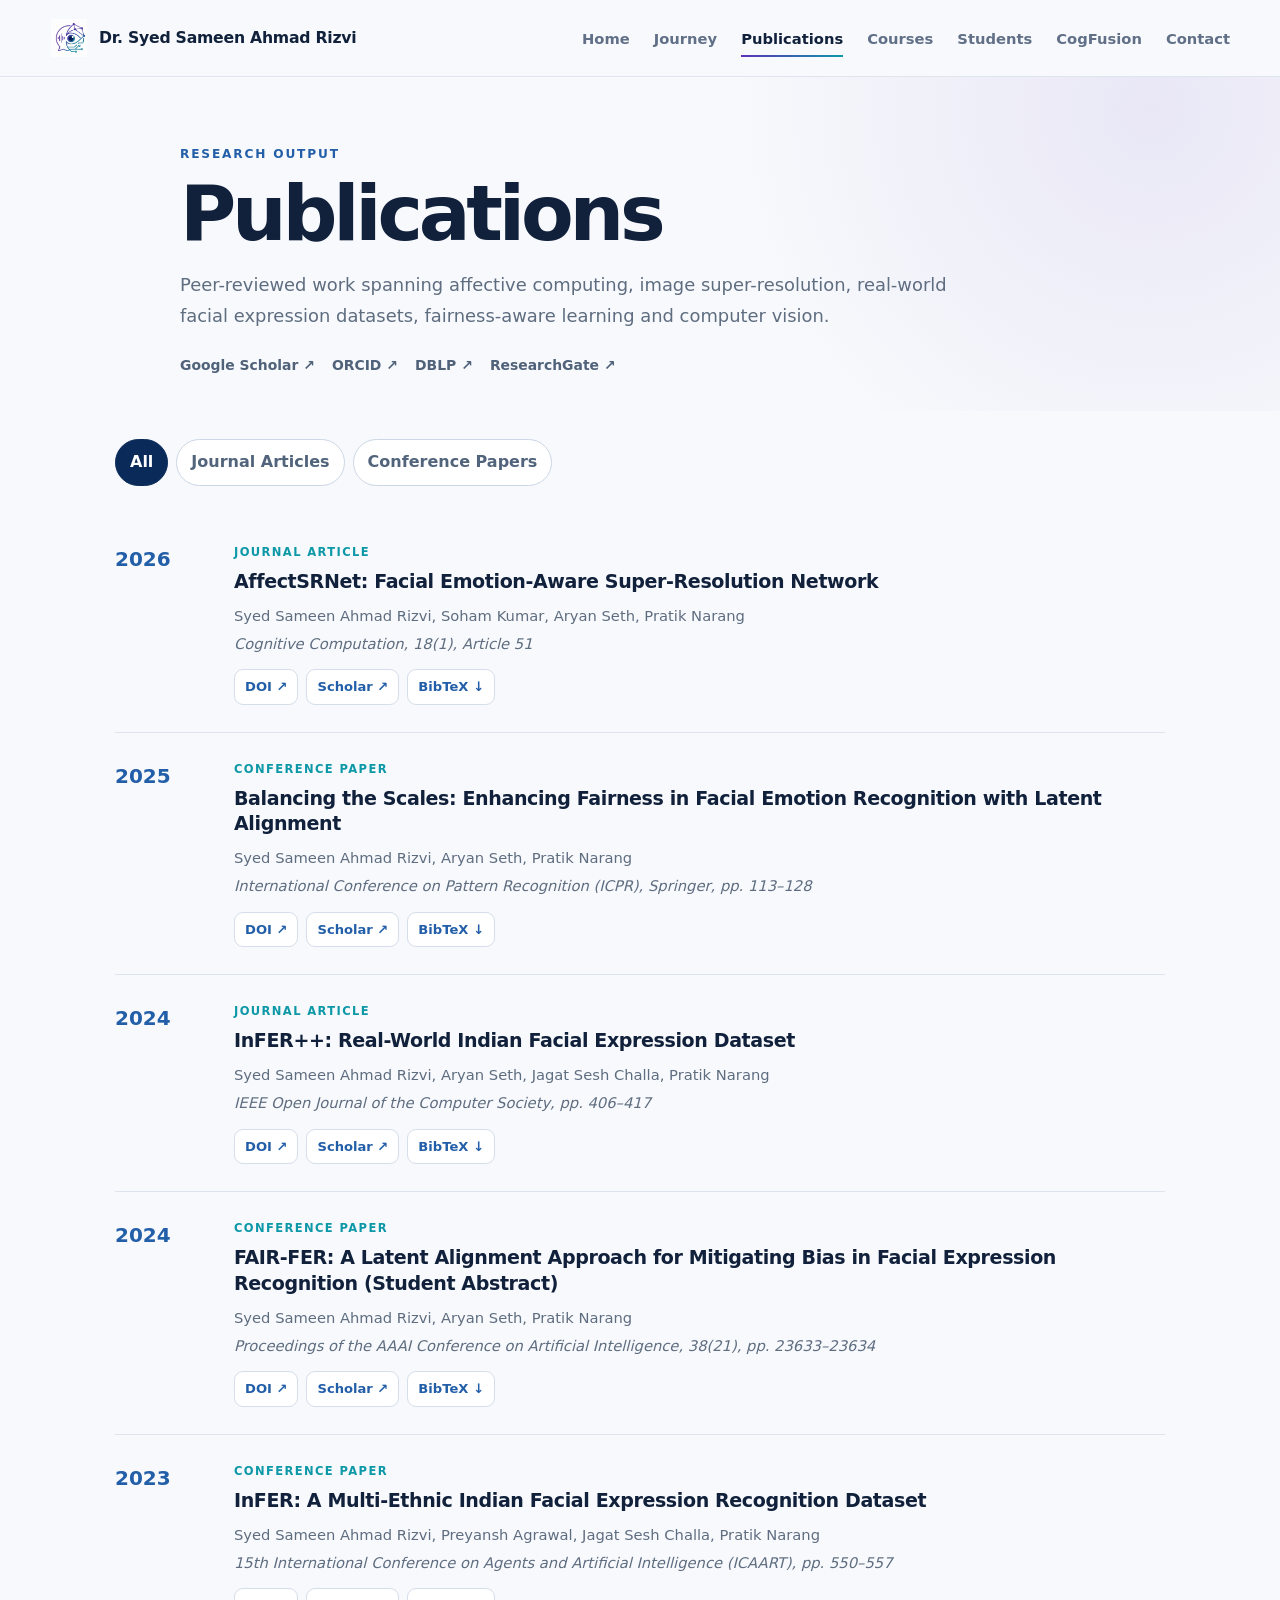
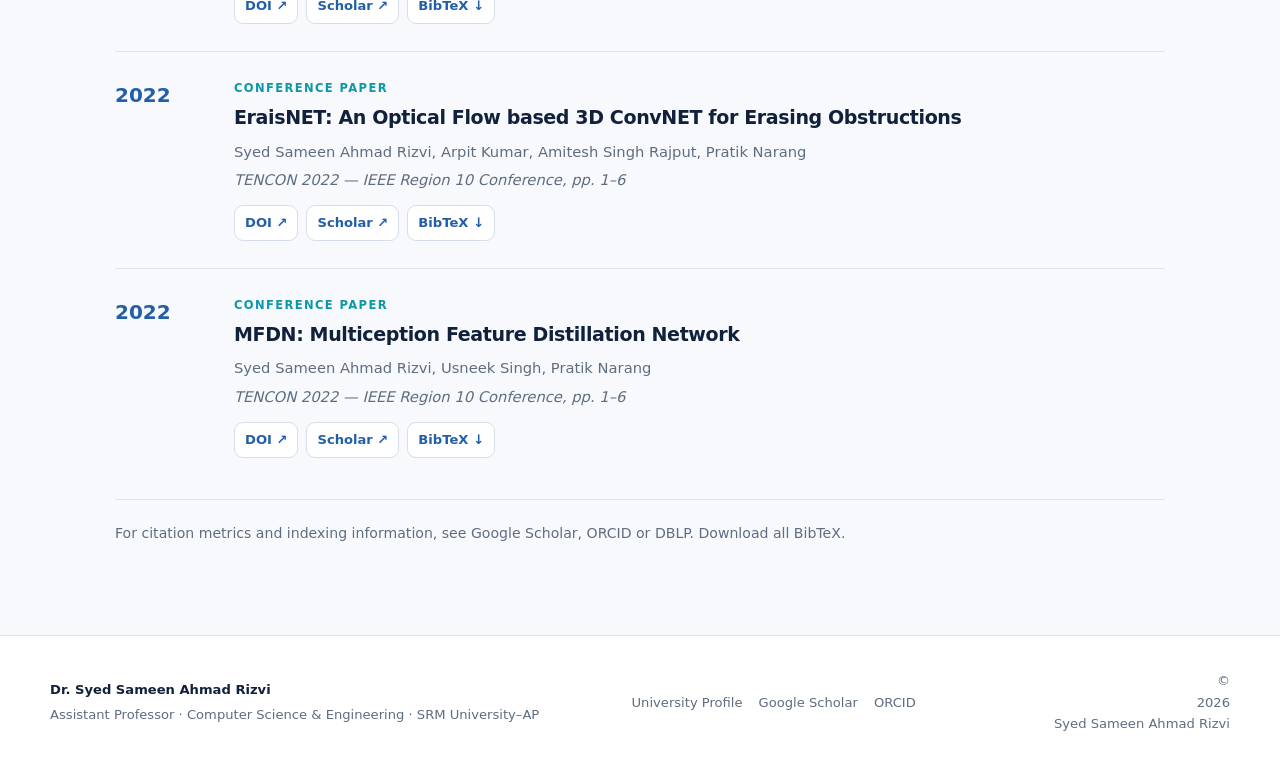
<file: publications.html>
<!DOCTYPE html>

<html lang="en">
<head>
<meta charset="utf-8"/>
<meta content="width=device-width, initial-scale=1" name="viewport"/>




<link href="css/styles.css" rel="stylesheet"/>
<title>Publications | Dr. Syed Sameen Ahmad Rizvi</title><meta content="Peer-reviewed publications by Dr. Syed Sameen Ahmad Rizvi in affective computing, facial expression recognition, computer vision, image super-resolution, fairness and trustworthy AI." name="description"/><meta content="Dr. Syed Sameen Ahmad Rizvi" name="author"/><meta content="index,follow,max-image-preview:large,max-snippet:-1,max-video-preview:-1" name="robots"/><meta content="index,follow,max-image-preview:large,max-snippet:-1,max-video-preview:-1" name="googlebot"/><meta content="#15325f" name="theme-color"/><meta content="light" name="color-scheme"/><meta content="en_IN" property="og:locale"/><meta content="website" property="og:type"/><meta content="Dr. Syed Sameen Ahmad Rizvi" property="og:site_name"/><meta content="Publications | Dr. Syed Sameen Ahmad Rizvi" property="og:title"/><meta content="Peer-reviewed publications by Dr. Syed Sameen Ahmad Rizvi in affective computing, facial expression recognition, computer vision, image super-resolution, fairness and trustworthy AI." property="og:description"/><meta content="https://sameen-ahmadrizvi.github.io/publications.html" property="og:url"/><meta content="https://sameen-ahmadrizvi.github.io/assets/images/og-image.jpg" property="og:image"/><meta content="https://sameen-ahmadrizvi.github.io/assets/images/og-image.jpg" property="og:image:secure_url"/><meta content="image/jpeg" property="og:image:type"/><meta content="1200" property="og:image:width"/><meta content="630" property="og:image:height"/><meta content="Dr. Syed Sameen Ahmad Rizvi — Assistant Professor and AI researcher at SRM University–AP" property="og:image:alt"/><meta content="summary_large_image" name="twitter:card"/><meta content="Publications | Dr. Syed Sameen Ahmad Rizvi" name="twitter:title"/><meta content="Peer-reviewed publications by Dr. Syed Sameen Ahmad Rizvi in affective computing, facial expression recognition, computer vision, image super-resolution, fairness and trustworthy AI." name="twitter:description"/><meta content="https://sameen-ahmadrizvi.github.io/assets/images/og-image.jpg" name="twitter:image"/><meta content="Dr. Syed Sameen Ahmad Rizvi — academic website" name="twitter:image:alt"/><link href="https://sameen-ahmadrizvi.github.io/publications.html" rel="canonical"/><link href="assets/images/favicon.ico" rel="icon" type="image/x-icon"/><link href="assets/images/favicon.png" rel="icon" sizes="128x128" type="image/png"/><link href="assets/images/apple-touch-icon.png" rel="apple-touch-icon" sizes="180x180"/><link href="site.webmanifest" rel="manifest"/><script type="application/ld+json">{"@context":"https://schema.org","@graph":[{"@type":"Person","@id":"https://sameen-ahmadrizvi.github.io/#person","name":"Dr. Syed Sameen Ahmad Rizvi","honorificPrefix":"Dr.","givenName":"Syed Sameen Ahmad","familyName":"Rizvi","url":"https://sameen-ahmadrizvi.github.io/","image":"https://sameen-ahmadrizvi.github.io/assets/images/sameen-rizvi.jpg","jobTitle":"Assistant Professor of Computer Science and Engineering","email":"mailto:sameen.s@srmap.edu.in","worksFor":{"@type":"CollegeOrUniversity","name":"SRM University–AP","url":"https://www.srmap.edu.in/"},"alumniOf":[{"@type":"CollegeOrUniversity","name":"Birla Institute of Technology & Science, Pilani","alternateName":"BITS Pilani","url":"https://www.bits-pilani.ac.in/"},{"@type":"CollegeOrUniversity","name":"Jamia Hamdard","url":"https://jamiahamdard.edu/"}],"sameAs":["https://www.srmap.edu.in/faculty/dr-syed-sameen-ahmad-rizvi/","https://scholar.google.com/citations?user=vFs1I9cAAAAJ&hl=en","https://in.linkedin.com/in/syed-sameen-ahmad-rizvi-phd-41b82972","https://orcid.org/0000-0002-3919-5074","https://dblp.org/pid/346/3086.html","https://www.researchgate.net/profile/Syed-Sameen-Ahmad-Rizvi"],"knowsAbout":["Affective Computing","Multimodal Artificial Intelligence","Computer Vision","Deep Learning","Image Super-Resolution","Natural Language Processing","Large Language Models","Retrieval-Augmented Generation","Trustworthy Artificial Intelligence","Fair Machine Learning","Representation Learning","Theoretical Machine Learning"]},{"@type":"WebSite","@id":"https://sameen-ahmadrizvi.github.io/#website","url":"https://sameen-ahmadrizvi.github.io/","name":"Dr. Syed Sameen Ahmad Rizvi — Academic Website","description":"Academic and research website of Dr. Syed Sameen Ahmad Rizvi.","publisher":{"@id":"https://sameen-ahmadrizvi.github.io/#person"},"inLanguage":"en-IN"},{"@type":"CollectionPage","@id":"https://sameen-ahmadrizvi.github.io/publications.html#webpage","url":"https://sameen-ahmadrizvi.github.io/publications.html","name":"Publications | Dr. Syed Sameen Ahmad Rizvi","description":"Peer-reviewed publications by Dr. Syed Sameen Ahmad Rizvi in affective computing, facial expression recognition, computer vision, image super-resolution, fairness and trustworthy AI.","isPartOf":{"@id":"https://sameen-ahmadrizvi.github.io/#website"},"about":{"@id":"https://sameen-ahmadrizvi.github.io/#person"},"inLanguage":"en-IN","primaryImageOfPage":{"@type":"ImageObject","url":"https://sameen-ahmadrizvi.github.io/assets/images/og-image.jpg","width":1200,"height":630}},{"@type":"BreadcrumbList","itemListElement":[{"@type":"ListItem","position":1,"name":"Home","item":"https://sameen-ahmadrizvi.github.io/"},{"@type":"ListItem","position":2,"name":"Publications","item":"https://sameen-ahmadrizvi.github.io/publications.html"}]},{"@type":"ItemList","name":"Publications by Dr. Syed Sameen Ahmad Rizvi","itemListElement":[{"@type":"ListItem","position":1,"item":{"@type":"ScholarlyArticle","headline":"AffectSRNet: Facial Emotion-Aware Super-Resolution Network","author":[{"@type":"Person","name":"Syed Sameen Ahmad Rizvi"},{"@type":"Person","name":"Soham Kumar"},{"@type":"Person","name":"Aryan Seth"},{"@type":"Person","name":"Pratik Narang"}],"datePublished":"2026","sameAs":"https://doi.org/10.1007/s12559-026-10588-5","identifier":"https://doi.org/10.1007/s12559-026-10588-5","isPartOf":{"@type":"PublicationIssue","name":"Cognitive Computation"}}},{"@type":"ListItem","position":2,"item":{"@type":"ScholarlyArticle","headline":"Balancing the Scales: Enhancing Fairness in Facial Emotion Recognition with Latent Alignment","author":[{"@type":"Person","name":"Syed Sameen Ahmad Rizvi"},{"@type":"Person","name":"Aryan Seth"},{"@type":"Person","name":"Pratik Narang"}],"datePublished":"2025","sameAs":"https://doi.org/10.1007/978-3-031-78354-8_8","identifier":"https://doi.org/10.1007/978-3-031-78354-8_8","isPartOf":{"@type":"CreativeWork","name":"International Conference on Pattern Recognition (ICPR)"}}},{"@type":"ListItem","position":3,"item":{"@type":"ScholarlyArticle","headline":"InFER++: Real-World Indian Facial Expression Dataset","author":[{"@type":"Person","name":"Syed Sameen Ahmad Rizvi"},{"@type":"Person","name":"Aryan Seth"},{"@type":"Person","name":"Jagat Sesh Challa"},{"@type":"Person","name":"Pratik Narang"}],"datePublished":"2024","sameAs":"https://doi.org/10.1109/OJCS.2024.3443511","identifier":"https://doi.org/10.1109/OJCS.2024.3443511","isPartOf":{"@type":"PublicationIssue","name":"IEEE Open Journal of the Computer Society"}}},{"@type":"ListItem","position":4,"item":{"@type":"ScholarlyArticle","headline":"FAIR-FER: A Latent Alignment Approach for Mitigating Bias in Facial Expression Recognition (Student Abstract)","author":[{"@type":"Person","name":"Syed Sameen Ahmad Rizvi"},{"@type":"Person","name":"Aryan Seth"},{"@type":"Person","name":"Pratik Narang"}],"datePublished":"2024","sameAs":"https://doi.org/10.1609/aaai.v38i21.30503","identifier":"https://doi.org/10.1609/aaai.v38i21.30503","isPartOf":{"@type":"CreativeWork","name":"Proceedings of the AAAI Conference on Artificial Intelligence"}}},{"@type":"ListItem","position":5,"item":{"@type":"ScholarlyArticle","headline":"InFER: A Multi-Ethnic Indian Facial Expression Recognition Dataset","author":[{"@type":"Person","name":"Syed Sameen Ahmad Rizvi"},{"@type":"Person","name":"Preyansh Agrawal"},{"@type":"Person","name":"Jagat Sesh Challa"},{"@type":"Person","name":"Pratik Narang"}],"datePublished":"2023","sameAs":"https://doi.org/10.5220/0011699400003393","identifier":"https://doi.org/10.5220/0011699400003393","isPartOf":{"@type":"CreativeWork","name":"15th International Conference on Agents and Artificial Intelligence (ICAART)"}}},{"@type":"ListItem","position":6,"item":{"@type":"ScholarlyArticle","headline":"EraisNET: An Optical Flow based 3D ConvNET for Erasing Obstructions","author":[{"@type":"Person","name":"Syed Sameen Ahmad Rizvi"},{"@type":"Person","name":"Arpit Kumar"},{"@type":"Person","name":"Amitesh Singh Rajput"},{"@type":"Person","name":"Pratik Narang"}],"datePublished":"2022","sameAs":"https://doi.org/10.1109/TENCON55691.2022.9977584","identifier":"https://doi.org/10.1109/TENCON55691.2022.9977584","isPartOf":{"@type":"CreativeWork","name":"TENCON 2022 - 2022 IEEE Region 10 Conference (TENCON)"}}},{"@type":"ListItem","position":7,"item":{"@type":"ScholarlyArticle","headline":"MFDN: Multiception Feature Distillation Network","author":[{"@type":"Person","name":"Syed Sameen Ahmad Rizvi"},{"@type":"Person","name":"Usneek Singh"},{"@type":"Person","name":"Pratik Narang"}],"datePublished":"2022","sameAs":"https://doi.org/10.1109/TENCON55691.2022.9977652","identifier":"https://doi.org/10.1109/TENCON55691.2022.9977652","isPartOf":{"@type":"CreativeWork","name":"TENCON 2022 - 2022 IEEE Region 10 Conference (TENCON)"}}}]}]}</script></head>
<body>
<a class="skip-link" href="#main">Skip to content</a>
<header class="site-header" id="top">
<div class="container nav-shell">
<a aria-label="Dr. Syed Sameen Ahmad Rizvi — Home" class="brand" href="./">
<img alt="" class="brand-mark" decoding="async" height="38" src="assets/images/cogfusion-mark.png" width="38"/>
<span><strong>Dr. Syed Sameen Ahmad Rizvi</strong></span>
</a>
<button aria-controls="primary-nav" aria-expanded="false" aria-label="Open navigation" class="nav-toggle" type="button">
<span></span><span></span><span></span>
</button>
<nav aria-label="Primary navigation" class="primary-nav" id="primary-nav"><a href="./">Home</a><a href="journey.html">Journey</a><a aria-current="page" class="active" href="publications.html">Publications</a><a href="courses.html">Courses</a><a href="students.html">Students</a><a href="cogfusion.html">CogFusion</a><a href="contact.html">Contact</a></nav>
</div>
</header>
<main id="main">
<section class="page-hero">
<div class="container narrow">
<span class="kicker">Research Output</span><h1>Publications</h1>
<p class="page-lead">Peer-reviewed work spanning affective computing, image super-resolution, real-world facial expression datasets, fairness-aware learning and computer vision.</p>
<div class="profile-links compact-links"><a class="profile-link" href="https://scholar.google.com/citations?user=vFs1I9cAAAAJ&amp;hl=en" rel="me noopener noreferrer" target="_blank">Google Scholar<span aria-hidden="true">↗</span></a><a class="profile-link" href="https://orcid.org/0000-0002-3919-5074" rel="me noopener noreferrer" target="_blank">ORCID<span aria-hidden="true">↗</span></a><a class="profile-link" href="https://dblp.org/pid/346/3086.html" rel="me noopener noreferrer" target="_blank">DBLP<span aria-hidden="true">↗</span></a><a class="profile-link" href="https://www.researchgate.net/profile/Syed-Sameen-Ahmad-Rizvi" rel="me noopener noreferrer" target="_blank">ResearchGate<span aria-hidden="true">↗</span></a></div>
</div>
</section>
<section class="section compact-top">
<div class="container publications-shell">
<div aria-label="Filter publications" class="publication-toolbar" role="group">
<button class="filter-btn active" data-filter="all" type="button">All</button>
<button class="filter-btn" data-filter="journal" type="button">Journal Articles</button>
<button class="filter-btn" data-filter="conference" type="button">Conference Papers</button>
</div>
<div class="publication-list"><article class="publication" data-category="journal">
<div class="pub-year">2026</div>
<div class="pub-body"><div class="pub-meta">Journal Article</div><h3>AffectSRNet: Facial Emotion-Aware Super-Resolution Network</h3><p class="pub-authors">Syed Sameen Ahmad Rizvi, Soham Kumar, Aryan Seth, Pratik Narang</p><p class="pub-venue">Cognitive Computation, 18(1), Article 51</p><div class="pub-actions"><a href="https://doi.org/10.1007/s12559-026-10588-5" rel="noopener noreferrer" target="_blank">DOI ↗</a><a href="https://scholar.google.com/scholar?q=AffectSRNet%3A%20Facial%20Emotion-Aware%20Super-Resolution%20Network" rel="noopener noreferrer" target="_blank">Scholar ↗</a><a download="" href="assets/bibtex/rizvi2026affectsrnet.bib">BibTeX ↓</a></div></div>
</article><article class="publication" data-category="conference">
<div class="pub-year">2025</div>
<div class="pub-body"><div class="pub-meta">Conference Paper</div><h3>Balancing the Scales: Enhancing Fairness in Facial Emotion Recognition with Latent Alignment</h3><p class="pub-authors">Syed Sameen Ahmad Rizvi, Aryan Seth, Pratik Narang</p><p class="pub-venue">International Conference on Pattern Recognition (ICPR), Springer, pp. 113–128</p><div class="pub-actions"><a href="https://doi.org/10.1007/978-3-031-78354-8_8" rel="noopener noreferrer" target="_blank">DOI ↗</a><a href="https://scholar.google.com/scholar?q=Balancing%20the%20Scales%3A%20Enhancing%20Fairness%20in%20Facial%20Emotion%20Recognition%20with%20Latent%20Alignment" rel="noopener noreferrer" target="_blank">Scholar ↗</a><a download="" href="assets/bibtex/rizvi2025balancing.bib">BibTeX ↓</a></div></div>
</article><article class="publication" data-category="journal">
<div class="pub-year">2024</div>
<div class="pub-body"><div class="pub-meta">Journal Article</div><h3>InFER++: Real-World Indian Facial Expression Dataset</h3><p class="pub-authors">Syed Sameen Ahmad Rizvi, Aryan Seth, Jagat Sesh Challa, Pratik Narang</p><p class="pub-venue">IEEE Open Journal of the Computer Society, pp. 406–417</p><div class="pub-actions"><a href="https://doi.org/10.1109/OJCS.2024.3443511" rel="noopener noreferrer" target="_blank">DOI ↗</a><a href="https://scholar.google.com/scholar?q=InFER%2B%2B%3A%20Real-World%20Indian%20Facial%20Expression%20Dataset" rel="noopener noreferrer" target="_blank">Scholar ↗</a><a download="" href="assets/bibtex/rizvi2024inferpp.bib">BibTeX ↓</a></div></div>
</article><article class="publication" data-category="conference">
<div class="pub-year">2024</div>
<div class="pub-body"><div class="pub-meta">Conference Paper</div><h3>FAIR-FER: A Latent Alignment Approach for Mitigating Bias in Facial Expression Recognition (Student Abstract)</h3><p class="pub-authors">Syed Sameen Ahmad Rizvi, Aryan Seth, Pratik Narang</p><p class="pub-venue">Proceedings of the AAAI Conference on Artificial Intelligence, 38(21), pp. 23633–23634</p><div class="pub-actions"><a href="https://doi.org/10.1609/aaai.v38i21.30503" rel="noopener noreferrer" target="_blank">DOI ↗</a><a href="https://scholar.google.com/scholar?q=FAIR-FER%3A%20A%20Latent%20Alignment%20Approach%20for%20Mitigating%20Bias%20in%20Facial%20Expression%20Recognition%20%28Student%20Abstract%29" rel="noopener noreferrer" target="_blank">Scholar ↗</a><a download="" href="assets/bibtex/rizvi2024fairfer.bib">BibTeX ↓</a></div></div>
</article><article class="publication" data-category="conference">
<div class="pub-year">2023</div>
<div class="pub-body"><div class="pub-meta">Conference Paper</div><h3>InFER: A Multi-Ethnic Indian Facial Expression Recognition Dataset</h3><p class="pub-authors">Syed Sameen Ahmad Rizvi, Preyansh Agrawal, Jagat Sesh Challa, Pratik Narang</p><p class="pub-venue">15th International Conference on Agents and Artificial Intelligence (ICAART), pp. 550–557</p><div class="pub-actions"><a href="https://doi.org/10.5220/0011699400003393" rel="noopener noreferrer" target="_blank">DOI ↗</a><a href="https://scholar.google.com/scholar?q=InFER%3A%20A%20Multi-Ethnic%20Indian%20Facial%20Expression%20Recognition%20Dataset" rel="noopener noreferrer" target="_blank">Scholar ↗</a><a download="" href="assets/bibtex/rizvi2023infer.bib">BibTeX ↓</a></div></div>
</article><article class="publication" data-category="conference">
<div class="pub-year">2022</div>
<div class="pub-body"><div class="pub-meta">Conference Paper</div><h3>EraisNET: An Optical Flow based 3D ConvNET for Erasing Obstructions</h3><p class="pub-authors">Syed Sameen Ahmad Rizvi, Arpit Kumar, Amitesh Singh Rajput, Pratik Narang</p><p class="pub-venue">TENCON 2022 — IEEE Region 10 Conference, pp. 1–6</p><div class="pub-actions"><a href="https://doi.org/10.1109/TENCON55691.2022.9977584" rel="noopener noreferrer" target="_blank">DOI ↗</a><a href="https://scholar.google.com/scholar?q=EraisNET%3A%20An%20Optical%20Flow%20based%203D%20ConvNET%20for%20Erasing%20Obstructions" rel="noopener noreferrer" target="_blank">Scholar ↗</a><a download="" href="assets/bibtex/rizvi2022eraisnet.bib">BibTeX ↓</a></div></div>
</article><article class="publication" data-category="conference">
<div class="pub-year">2022</div>
<div class="pub-body"><div class="pub-meta">Conference Paper</div><h3>MFDN: Multiception Feature Distillation Network</h3><p class="pub-authors">Syed Sameen Ahmad Rizvi, Usneek Singh, Pratik Narang</p><p class="pub-venue">TENCON 2022 — IEEE Region 10 Conference, pp. 1–6</p><div class="pub-actions"><a href="https://doi.org/10.1109/TENCON55691.2022.9977652" rel="noopener noreferrer" target="_blank">DOI ↗</a><a href="https://scholar.google.com/scholar?q=MFDN%3A%20Multiception%20Feature%20Distillation%20Network" rel="noopener noreferrer" target="_blank">Scholar ↗</a><a download="" href="assets/bibtex/rizvi2022mfdn.bib">BibTeX ↓</a></div></div>
</article></div>
<p class="source-note">For citation metrics and indexing information, see <a href="https://scholar.google.com/citations?user=vFs1I9cAAAAJ&amp;hl=en" rel="noopener noreferrer me" target="_blank">Google Scholar</a>, <a href="https://orcid.org/0000-0002-3919-5074" rel="noopener noreferrer me" target="_blank">ORCID</a> or <a href="https://dblp.org/pid/346/3086.html" rel="noopener noreferrer me" target="_blank">DBLP</a>. <a download="" href="assets/bibtex/publications.bib">Download all BibTeX</a>.</p>
</div>
</section>
</main>
<footer class="site-footer">
<div class="container footer-grid">
<div>
<strong>Dr. Syed Sameen Ahmad Rizvi</strong>
<span>Assistant Professor · Computer Science &amp; Engineering · SRM University–AP</span>
</div>
<div class="footer-links">
<a href="https://www.srmap.edu.in/faculty/dr-syed-sameen-ahmad-rizvi/" rel="me noopener noreferrer" target="_blank">University Profile</a>
<a href="https://scholar.google.com/citations?user=vFs1I9cAAAAJ&amp;hl=en" rel="me noopener noreferrer" target="_blank">Google Scholar</a>
<a href="https://orcid.org/0000-0002-3919-5074" rel="me noopener noreferrer" target="_blank">ORCID</a>
</div>
<div class="copyright">© <span data-year=""></span> Syed Sameen Ahmad Rizvi</div>
</div>
</footer>
<script defer="" src="js/main.js"></script>
</body>
</html>
</file>
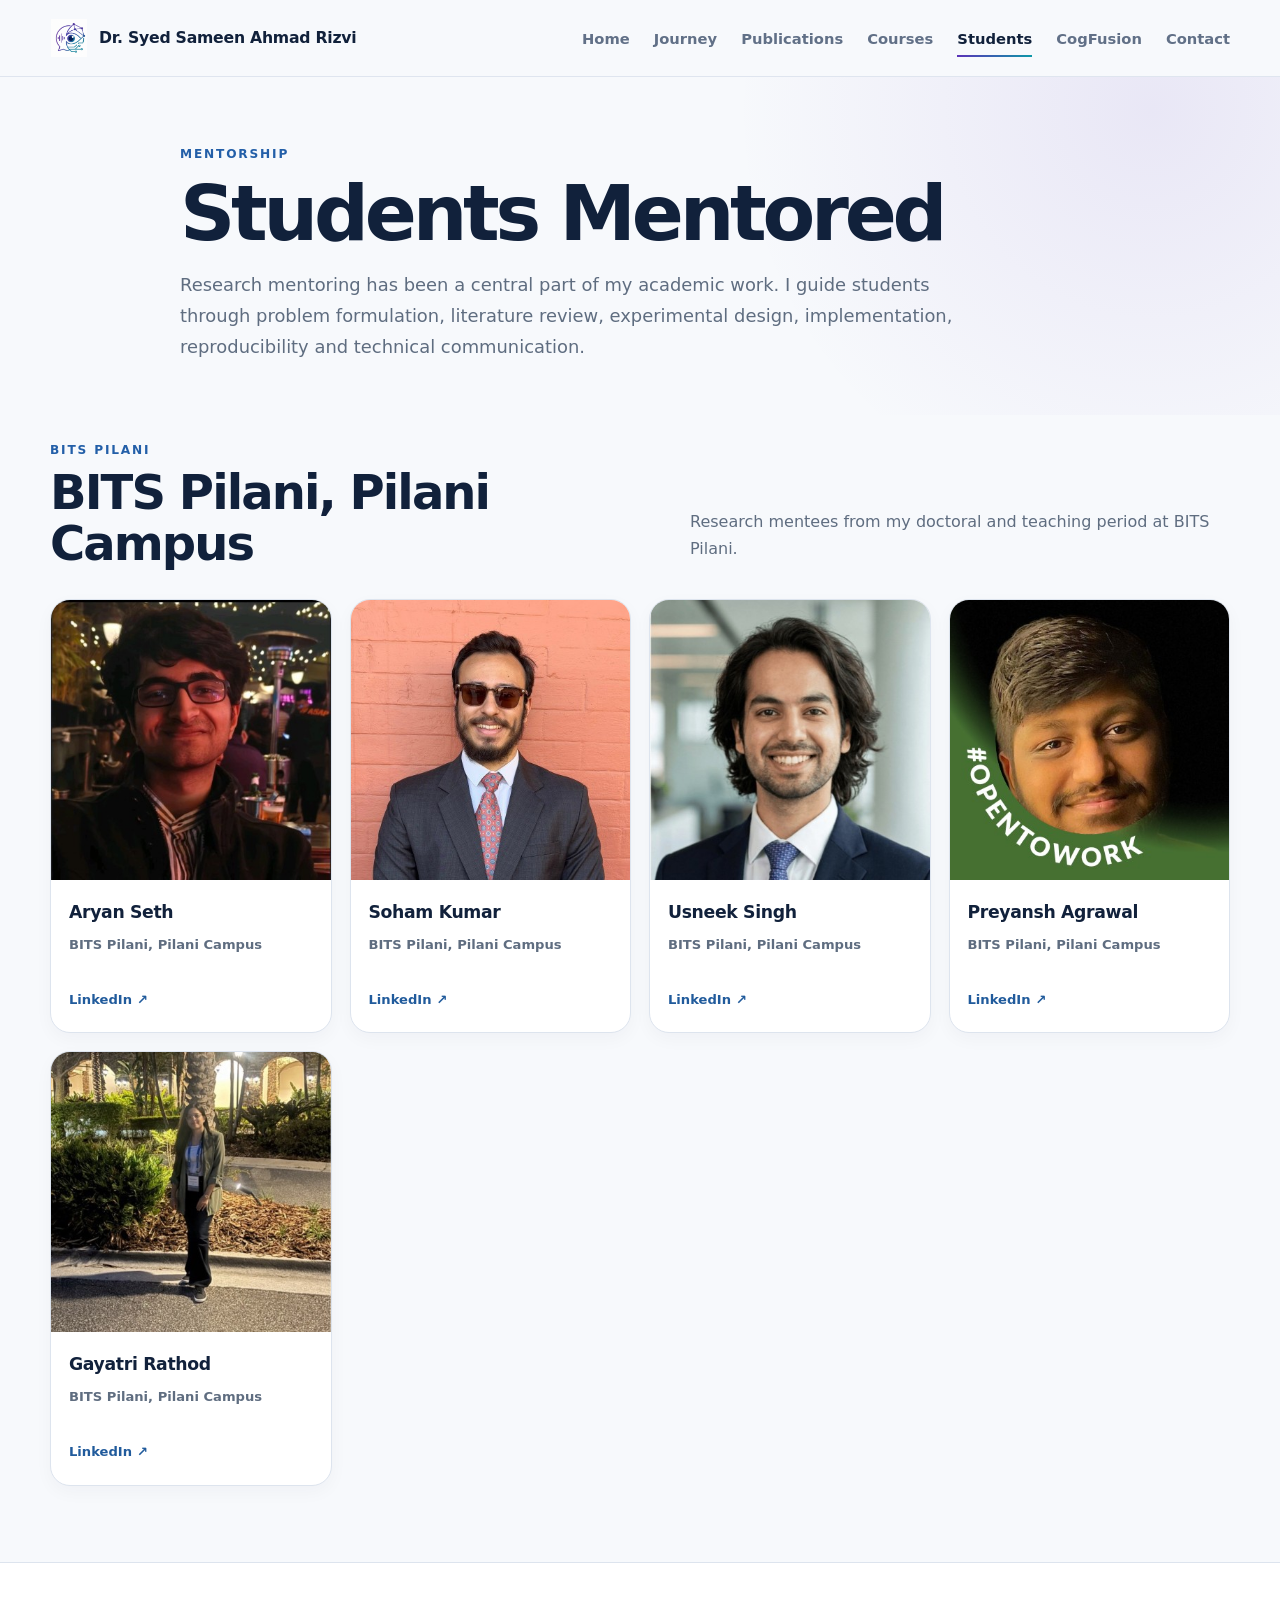
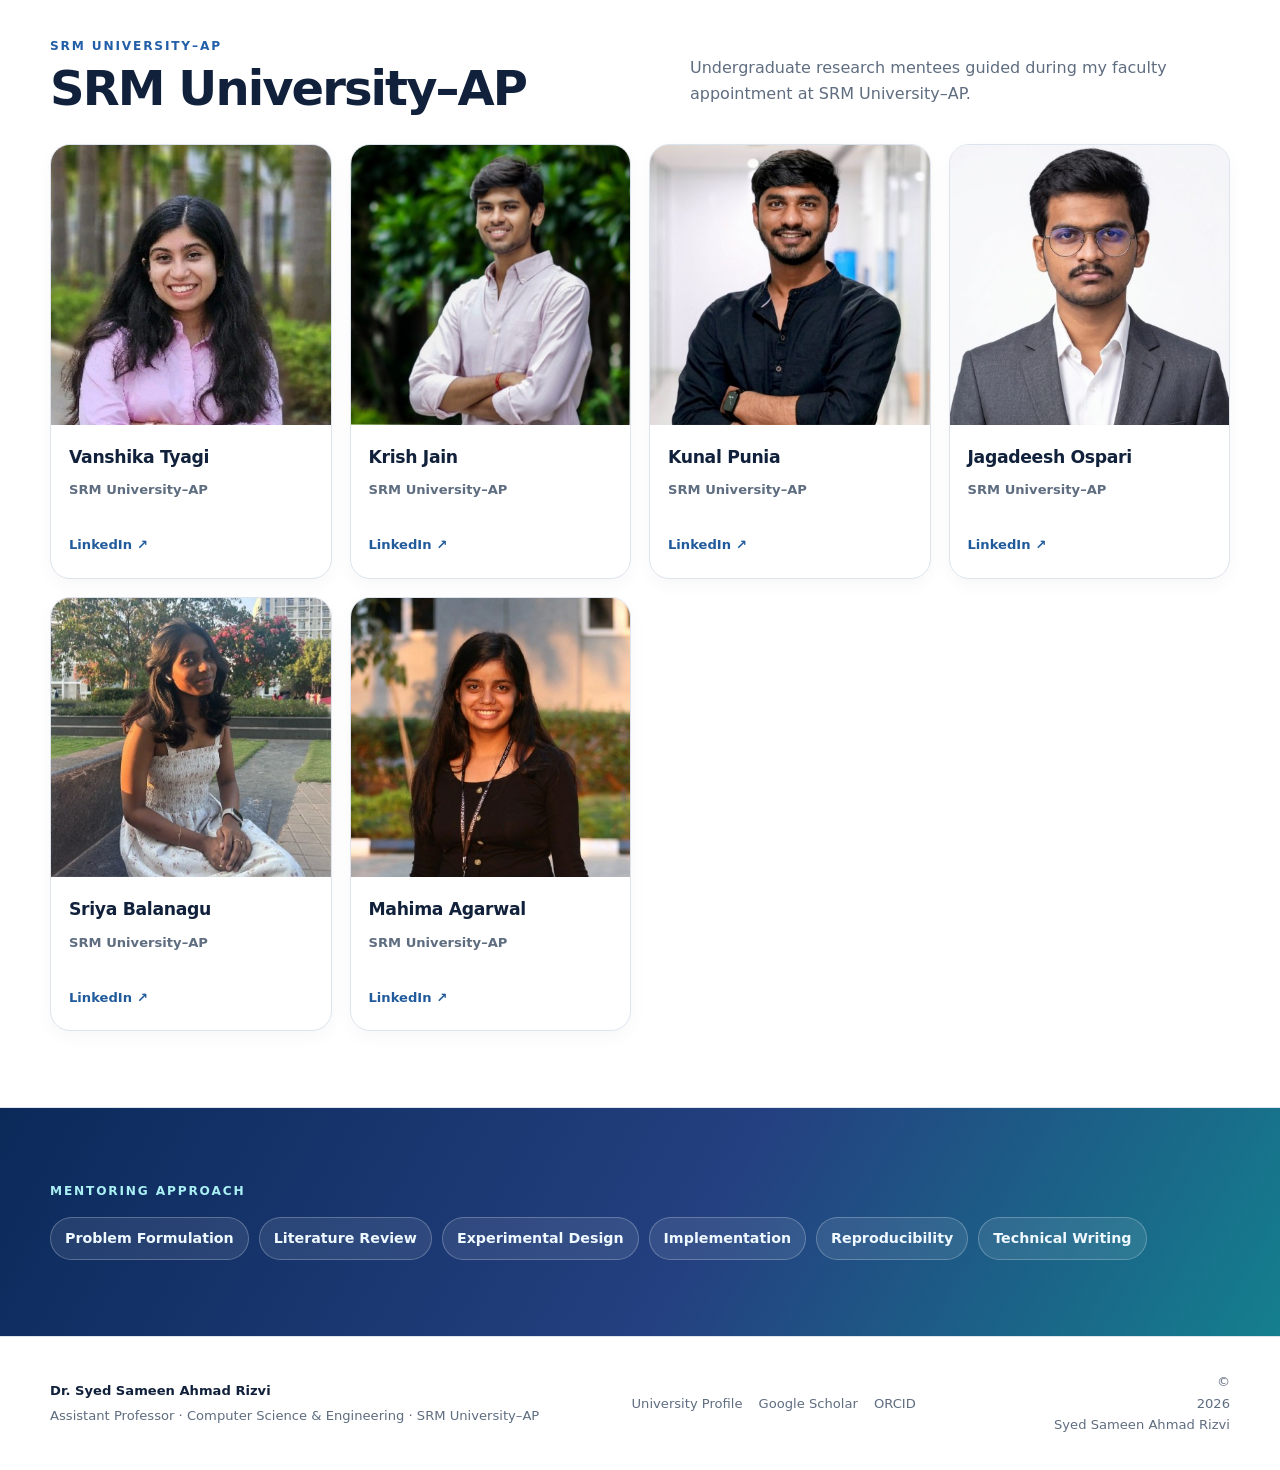
<file: students.html>
<!DOCTYPE html>

<html lang="en">
<head>
<meta charset="utf-8"/>
<meta content="width=device-width, initial-scale=1" name="viewport"/>




<link href="css/styles.css" rel="stylesheet"/>
<title>Students Mentored | Dr. Syed Sameen Ahmad Rizvi</title><meta content="Research students mentored by Dr. Syed Sameen Ahmad Rizvi at BITS Pilani, Pilani Campus and SRM University–AP." name="description"/><meta content="Dr. Syed Sameen Ahmad Rizvi" name="author"/><meta content="index,follow,max-image-preview:large,max-snippet:-1,max-video-preview:-1" name="robots"/><meta content="index,follow,max-image-preview:large,max-snippet:-1,max-video-preview:-1" name="googlebot"/><meta content="#15325f" name="theme-color"/><meta content="light" name="color-scheme"/><meta content="en_IN" property="og:locale"/><meta content="website" property="og:type"/><meta content="Dr. Syed Sameen Ahmad Rizvi" property="og:site_name"/><meta content="Students Mentored | Dr. Syed Sameen Ahmad Rizvi" property="og:title"/><meta content="Research students mentored by Dr. Syed Sameen Ahmad Rizvi at BITS Pilani, Pilani Campus and SRM University–AP." property="og:description"/><meta content="https://sameen-ahmadrizvi.github.io/students.html" property="og:url"/><meta content="https://sameen-ahmadrizvi.github.io/assets/images/og-image.jpg" property="og:image"/><meta content="https://sameen-ahmadrizvi.github.io/assets/images/og-image.jpg" property="og:image:secure_url"/><meta content="image/jpeg" property="og:image:type"/><meta content="1200" property="og:image:width"/><meta content="630" property="og:image:height"/><meta content="Dr. Syed Sameen Ahmad Rizvi — Assistant Professor and AI researcher at SRM University–AP" property="og:image:alt"/><meta content="summary_large_image" name="twitter:card"/><meta content="Students Mentored | Dr. Syed Sameen Ahmad Rizvi" name="twitter:title"/><meta content="Research students mentored by Dr. Syed Sameen Ahmad Rizvi at BITS Pilani, Pilani Campus and SRM University–AP." name="twitter:description"/><meta content="https://sameen-ahmadrizvi.github.io/assets/images/og-image.jpg" name="twitter:image"/><meta content="Dr. Syed Sameen Ahmad Rizvi — academic website" name="twitter:image:alt"/><link href="https://sameen-ahmadrizvi.github.io/students.html" rel="canonical"/><link href="assets/images/favicon.ico" rel="icon" type="image/x-icon"/><link href="assets/images/favicon.png" rel="icon" sizes="128x128" type="image/png"/><link href="assets/images/apple-touch-icon.png" rel="apple-touch-icon" sizes="180x180"/><link href="site.webmanifest" rel="manifest"/><script type="application/ld+json">{"@context":"https://schema.org","@graph":[{"@type":"Person","@id":"https://sameen-ahmadrizvi.github.io/#person","name":"Dr. Syed Sameen Ahmad Rizvi","honorificPrefix":"Dr.","givenName":"Syed Sameen Ahmad","familyName":"Rizvi","url":"https://sameen-ahmadrizvi.github.io/","image":"https://sameen-ahmadrizvi.github.io/assets/images/sameen-rizvi.jpg","jobTitle":"Assistant Professor of Computer Science and Engineering","email":"mailto:sameen.s@srmap.edu.in","worksFor":{"@type":"CollegeOrUniversity","name":"SRM University–AP","url":"https://www.srmap.edu.in/"},"alumniOf":[{"@type":"CollegeOrUniversity","name":"Birla Institute of Technology & Science, Pilani","alternateName":"BITS Pilani","url":"https://www.bits-pilani.ac.in/"},{"@type":"CollegeOrUniversity","name":"Jamia Hamdard","url":"https://jamiahamdard.edu/"}],"sameAs":["https://www.srmap.edu.in/faculty/dr-syed-sameen-ahmad-rizvi/","https://scholar.google.com/citations?user=vFs1I9cAAAAJ&hl=en","https://in.linkedin.com/in/syed-sameen-ahmad-rizvi-phd-41b82972","https://orcid.org/0000-0002-3919-5074","https://dblp.org/pid/346/3086.html","https://www.researchgate.net/profile/Syed-Sameen-Ahmad-Rizvi"],"knowsAbout":["Affective Computing","Multimodal Artificial Intelligence","Computer Vision","Deep Learning","Image Super-Resolution","Natural Language Processing","Large Language Models","Retrieval-Augmented Generation","Trustworthy Artificial Intelligence","Fair Machine Learning","Representation Learning","Theoretical Machine Learning"]},{"@type":"WebSite","@id":"https://sameen-ahmadrizvi.github.io/#website","url":"https://sameen-ahmadrizvi.github.io/","name":"Dr. Syed Sameen Ahmad Rizvi — Academic Website","description":"Academic and research website of Dr. Syed Sameen Ahmad Rizvi.","publisher":{"@id":"https://sameen-ahmadrizvi.github.io/#person"},"inLanguage":"en-IN"},{"@type":"CollectionPage","@id":"https://sameen-ahmadrizvi.github.io/students.html#webpage","url":"https://sameen-ahmadrizvi.github.io/students.html","name":"Students Mentored | Dr. Syed Sameen Ahmad Rizvi","description":"Research students mentored by Dr. Syed Sameen Ahmad Rizvi at BITS Pilani, Pilani Campus and SRM University–AP.","isPartOf":{"@id":"https://sameen-ahmadrizvi.github.io/#website"},"about":{"@id":"https://sameen-ahmadrizvi.github.io/#person"},"inLanguage":"en-IN","primaryImageOfPage":{"@type":"ImageObject","url":"https://sameen-ahmadrizvi.github.io/assets/images/og-image.jpg","width":1200,"height":630}},{"@type":"BreadcrumbList","itemListElement":[{"@type":"ListItem","position":1,"name":"Home","item":"https://sameen-ahmadrizvi.github.io/"},{"@type":"ListItem","position":2,"name":"Students Mentored","item":"https://sameen-ahmadrizvi.github.io/students.html"}]}]}</script></head>
<body>
<a class="skip-link" href="#main">Skip to content</a>
<header class="site-header" id="top">
<div class="container nav-shell">
<a aria-label="Dr. Syed Sameen Ahmad Rizvi — Home" class="brand" href="./">
<img alt="" class="brand-mark" decoding="async" height="38" src="assets/images/cogfusion-mark.png" width="38"/>
<span><strong>Dr. Syed Sameen Ahmad Rizvi</strong></span>
</a>
<button aria-controls="primary-nav" aria-expanded="false" aria-label="Open navigation" class="nav-toggle" type="button">
<span></span><span></span><span></span>
</button>
<nav aria-label="Primary navigation" class="primary-nav" id="primary-nav"><a href="./">Home</a><a href="journey.html">Journey</a><a href="publications.html">Publications</a><a href="courses.html">Courses</a><a aria-current="page" class="active" href="students.html">Students</a><a href="cogfusion.html">CogFusion</a><a href="contact.html">Contact</a></nav>
</div>
</header>
<main id="main">
<section class="page-hero">
<div class="container narrow"><span class="kicker">Mentorship</span><h1>Students Mentored</h1><p class="page-lead">Research mentoring has been a central part of my academic work. I guide students through problem formulation, literature review, experimental design, implementation, reproducibility and technical communication.</p></div>
</section>
<section class="section compact-top">
<div class="container">
<div class="student-section-heading"><div><span class="kicker">BITS Pilani</span><h2>BITS Pilani, Pilani Campus</h2></div><p>Research mentees from my doctoral and teaching period at BITS Pilani.</p></div>
<div class="student-grid"><article class="student-card"><div class="student-photo-wrap"><img alt="Aryan Seth" class="student-photo" decoding="async" height="360" loading="lazy" src="assets/images/students/aryan-seth.jpg" width="360"/></div><div class="student-info"><h3>Aryan Seth</h3><p class="student-institution">BITS Pilani, Pilani Campus</p><a aria-label="View Aryan Seth on LinkedIn" class="linkedin-btn" href="https://www.linkedin.com/in/aryanseth/" rel="noopener noreferrer" target="_blank">LinkedIn <span>↗</span></a></div></article><article class="student-card"><div class="student-photo-wrap"><img alt="Soham Kumar" class="student-photo" decoding="async" height="360" loading="lazy" src="assets/images/students/soham-kumar.jpg" width="360"/></div><div class="student-info"><h3>Soham Kumar</h3><p class="student-institution">BITS Pilani, Pilani Campus</p><a aria-label="View Soham Kumar on LinkedIn" class="linkedin-btn" href="https://www.linkedin.com/in/soham-kumar-2a5559255/" rel="noopener noreferrer" target="_blank">LinkedIn <span>↗</span></a></div></article><article class="student-card"><div class="student-photo-wrap"><img alt="Usneek Singh" class="student-photo" decoding="async" height="360" loading="lazy" src="assets/images/students/usneek-singh.jpg" width="360"/></div><div class="student-info"><h3>Usneek Singh</h3><p class="student-institution">BITS Pilani, Pilani Campus</p><a aria-label="View Usneek Singh on LinkedIn" class="linkedin-btn" href="https://www.linkedin.com/in/usneek-singh-1469961ab/" rel="noopener noreferrer" target="_blank">LinkedIn <span>↗</span></a></div></article><article class="student-card"><div class="student-photo-wrap"><img alt="Preyansh Agrawal" class="student-photo" decoding="async" height="360" loading="lazy" src="assets/images/students/preyansh-agrawal.jpg" width="360"/></div><div class="student-info"><h3>Preyansh Agrawal</h3><p class="student-institution">BITS Pilani, Pilani Campus</p><a aria-label="View Preyansh Agrawal on LinkedIn" class="linkedin-btn" href="https://www.linkedin.com/in/preyansh-agrawal/" rel="noopener noreferrer" target="_blank">LinkedIn <span>↗</span></a></div></article><article class="student-card"><div class="student-photo-wrap"><img alt="Gayatri Rathod" class="student-photo" decoding="async" height="360" loading="lazy" src="assets/images/students/gayatri-rathod.jpg" width="360"/></div><div class="student-info"><h3>Gayatri Rathod</h3><p class="student-institution">BITS Pilani, Pilani Campus</p><a aria-label="View Gayatri Rathod on LinkedIn" class="linkedin-btn" href="https://www.linkedin.com/in/gayatri0509/" rel="noopener noreferrer" target="_blank">LinkedIn <span>↗</span></a></div></article></div>
</div>
</section>
<section class="section alt-section">
<div class="container">
<div class="student-section-heading"><div><span class="kicker">SRM University–AP</span><h2>SRM University–AP</h2></div><p>Undergraduate research mentees guided during my faculty appointment at SRM University–AP.</p></div>
<div class="student-grid"><article class="student-card"><div class="student-photo-wrap"><img alt="Vanshika Tyagi" class="student-photo" decoding="async" height="360" loading="lazy" src="assets/images/students/vanshika-tyagi.jpg" width="360"/></div><div class="student-info"><h3>Vanshika Tyagi</h3><p class="student-institution">SRM University–AP</p><a aria-label="View Vanshika Tyagi on LinkedIn" class="linkedin-btn" href="https://www.linkedin.com/in/tyagivanshika/" rel="noopener noreferrer" target="_blank">LinkedIn <span>↗</span></a></div></article><article class="student-card"><div class="student-photo-wrap"><img alt="Krish Jain" class="student-photo" decoding="async" height="360" loading="lazy" src="assets/images/students/krish-jain.jpg" width="360"/></div><div class="student-info"><h3>Krish Jain</h3><p class="student-institution">SRM University–AP</p><a aria-label="View Krish Jain on LinkedIn" class="linkedin-btn" href="https://www.linkedin.com/in/krish-jain-2b7557245/" rel="noopener noreferrer" target="_blank">LinkedIn <span>↗</span></a></div></article><article class="student-card"><div class="student-photo-wrap"><img alt="Kunal Punia" class="student-photo" decoding="async" height="360" loading="lazy" src="assets/images/students/kunal-punia.jpg" width="360"/></div><div class="student-info"><h3>Kunal Punia</h3><p class="student-institution">SRM University–AP</p><a aria-label="View Kunal Punia on LinkedIn" class="linkedin-btn" href="https://www.linkedin.com/in/kunalpunia94/" rel="noopener noreferrer" target="_blank">LinkedIn <span>↗</span></a></div></article><article class="student-card"><div class="student-photo-wrap"><img alt="Jagadeesh Ospari" class="student-photo" decoding="async" height="360" loading="lazy" src="assets/images/students/jagadeesh-ospari.jpg" width="360"/></div><div class="student-info"><h3>Jagadeesh Ospari</h3><p class="student-institution">SRM University–AP</p><a aria-label="View Jagadeesh Ospari on LinkedIn" class="linkedin-btn" href="https://www.linkedin.com/in/jagadeeshospari7569/" rel="noopener noreferrer" target="_blank">LinkedIn <span>↗</span></a></div></article><article class="student-card"><div class="student-photo-wrap"><img alt="Sriya Balanagu" class="student-photo" decoding="async" height="360" loading="lazy" src="assets/images/students/sriya-balanagu.jpg" width="360"/></div><div class="student-info"><h3>Sriya Balanagu</h3><p class="student-institution">SRM University–AP</p><a aria-label="View Sriya Balanagu on LinkedIn" class="linkedin-btn" href="https://www.linkedin.com/in/sriya-balanagu/" rel="noopener noreferrer" target="_blank">LinkedIn <span>↗</span></a></div></article><article class="student-card"><div class="student-photo-wrap"><img alt="Mahima Agarwal" class="student-photo" decoding="async" height="360" loading="lazy" src="assets/images/students/mahima-agarwal.jpg" width="360"/></div><div class="student-info"><h3>Mahima Agarwal</h3><p class="student-institution">SRM University–AP</p><a aria-label="View Mahima Agarwal on LinkedIn" class="linkedin-btn" href="https://www.linkedin.com/in/mahima-agarwal21/" rel="noopener noreferrer" target="_blank">LinkedIn <span>↗</span></a></div></article></div>
</div>
</section>
<section class="section mentorship-strip">
<div class="container"><span class="kicker light">Mentoring approach</span><div class="mentoring-steps"><span>Problem Formulation</span><span>Literature Review</span><span>Experimental Design</span><span>Implementation</span><span>Reproducibility</span><span>Technical Writing</span></div></div>
</section>
</main>
<footer class="site-footer">
<div class="container footer-grid">
<div>
<strong>Dr. Syed Sameen Ahmad Rizvi</strong>
<span>Assistant Professor · Computer Science &amp; Engineering · SRM University–AP</span>
</div>
<div class="footer-links">
<a href="https://www.srmap.edu.in/faculty/dr-syed-sameen-ahmad-rizvi/" rel="me noopener noreferrer" target="_blank">University Profile</a>
<a href="https://scholar.google.com/citations?user=vFs1I9cAAAAJ&amp;hl=en" rel="me noopener noreferrer" target="_blank">Google Scholar</a>
<a href="https://orcid.org/0000-0002-3919-5074" rel="me noopener noreferrer" target="_blank">ORCID</a>
</div>
<div class="copyright">© <span data-year=""></span> Syed Sameen Ahmad Rizvi</div>
</div>
</footer>
<script defer="" src="js/main.js"></script>
</body>
</html>
</file>
<file: css/styles.css>
:root {
  --ink: #11213b;
  --ink-2: #1a3155;
  --muted: #5f6d80;
  --paper: #f7f9fc;
  --surface: #ffffff;
  --line: #dde4ee;
  --purple: #5b32b8;
  --blue: #235fa8;
  --teal: #0d98a8;
  --navy: #0a2a59;
  --shadow: 0 20px 60px rgba(17, 33, 59, .09);
  --soft-shadow: 0 10px 30px rgba(17, 33, 59, .06);
  --radius: 22px;
  --max: 1180px;
}
* { box-sizing: border-box; }
html { scroll-behavior: smooth; }
body { margin: 0; color: var(--ink); background: var(--paper); font-family: Inter, ui-sans-serif, system-ui, -apple-system, BlinkMacSystemFont, "Segoe UI", sans-serif; line-height: 1.65; text-rendering: optimizeLegibility; }
img { max-width: 100%; display: block; }
a { color: inherit; text-decoration: none; }
a:focus-visible, button:focus-visible { outline: 3px solid rgba(35,95,168,.35); outline-offset: 3px; }
button, input, textarea { font: inherit; }
.container { width: min(var(--max), calc(100% - 44px)); margin: 0 auto; }
.container.narrow { width: min(920px, calc(100% - 44px)); }
.skip-link { position: absolute; left: -9999px; top: 8px; z-index: 999; padding: 10px 14px; background: #fff; border-radius: 8px; }
.skip-link:focus { left: 12px; }
.site-header { position: sticky; top: 0; z-index: 100; background: rgba(247,249,252,.92); border-bottom: 1px solid rgba(221,228,238,.9); backdrop-filter: blur(18px); }
.nav-shell { min-height: 76px; display: flex; align-items: center; justify-content: space-between; gap: 28px; }
.brand { display: inline-flex; align-items: center; gap: 11px; color: var(--ink); }
.brand:hover { text-decoration: none; }
.brand-mark { width: 38px; height: 38px; object-fit: contain; }
.brand strong { display:block; font-size:.98rem; line-height:1.15; letter-spacing:-.015em; white-space:nowrap; }
.brand small { display:none; }
.primary-nav { display: flex; align-items: center; gap: 24px; }
.primary-nav a { position: relative; padding: 27px 0 24px; font-weight: 650; color: #617087; font-size: .92rem; }
.primary-nav a::after { content:""; position:absolute; left:0; right:100%; bottom:19px; height:2px; background:linear-gradient(90deg,var(--purple),var(--teal)); transition:.2s ease; }
.primary-nav a:hover, .primary-nav a.active { color: var(--ink); }
.primary-nav a:hover::after, .primary-nav a.active::after { right:0; }
.nav-toggle { display:none; border:0; background:transparent; padding:9px; cursor:pointer; }
.nav-toggle span { width:24px; height:2px; background:var(--ink); display:block; margin:5px 0; border-radius:4px; }

.hero { overflow: hidden; }
.home-hero { padding: 84px 0 72px; background: radial-gradient(circle at 95% 5%, rgba(13,152,168,.13), transparent 34%), radial-gradient(circle at 75% 0%, rgba(91,50,184,.11), transparent 42%), var(--paper); }
.hero-grid { display:grid; grid-template-columns:minmax(0,1.15fr) minmax(340px,.65fr); gap:70px; align-items:center; }
.eyebrow, .kicker { display:block; text-transform:uppercase; letter-spacing:.15em; font-size:.76rem; line-height:1.2; font-weight:800; color:var(--blue); }
h1,h2,h3,h4,p { overflow-wrap:anywhere; }
h1 { font-size:clamp(3rem,6vw,5.55rem); line-height:.98; letter-spacing:-.055em; margin:14px 0 16px; }
h2 { font-size:clamp(2rem,4vw,3rem); line-height:1.06; letter-spacing:-.04em; margin:10px 0 18px; }
h3 { letter-spacing:-.02em; }
.affiliation { margin:0 0 18px; font-size:1.04rem; font-weight:700; color:var(--ink-2); }
.lead, .page-lead { color:var(--muted); font-size:1.12rem; line-height:1.75; }
.lead { max-width:720px; }
.hero-actions { display:flex; flex-wrap:wrap; gap:11px; margin-top:30px; }
.button { display:inline-flex; justify-content:center; align-items:center; gap:8px; min-height:46px; padding:11px 17px; border-radius:12px; border:1px solid #cfd8e5; background:#fff; font-weight:760; color:var(--ink); transition:.2s ease; box-shadow:0 3px 12px rgba(17,33,59,.03); }
.button:hover { transform:translateY(-2px); box-shadow:var(--soft-shadow); }
.button.primary { color:#fff; border-color:transparent; background:linear-gradient(110deg,var(--navy),var(--blue)); }
.button.ghost { background:transparent; }
.profile-links { margin-top:24px; display:flex; flex-wrap:wrap; gap:7px 17px; }
.profile-link { color:#506279; font-size:.87rem; font-weight:700; display:inline-flex; gap:5px; align-items:center; }
.profile-link:hover { color:var(--blue); }
.compact-links { margin-top:23px; }
.portrait-wrap { position:relative; width:min(100%,440px); justify-self:end; }
.portrait-accent { position:absolute; width:70%; height:70%; top:-22px; right:-24px; border-radius:40px; background:linear-gradient(145deg,rgba(91,50,184,.22),rgba(13,152,168,.16)); transform:rotate(5deg); }
.portrait { position:relative; z-index:2; width:100%; aspect-ratio:1 / 1.02; object-fit:cover; object-position:center; border-radius:32px; box-shadow:var(--shadow); border:7px solid rgba(255,255,255,.85); filter:grayscale(1); }
.portrait-caption { position:relative; z-index:3; width:88%; margin:-46px auto 0; border:1px solid var(--line); background:rgba(255,255,255,.96); box-shadow:var(--soft-shadow); border-radius:16px; padding:16px 18px; }
.portrait-caption strong, .portrait-caption span { display:block; }
.portrait-caption strong { font-size:.9rem; }
.portrait-caption span { margin-top:4px; color:var(--muted); font-size:.78rem; }

.section { padding:76px 0; }
.compact-top { padding-top:28px; }
.alt-section { background:#fff; border-top:1px solid var(--line); border-bottom:1px solid var(--line); }
.section-heading { margin-bottom:30px; }
.section-heading p { color:var(--muted); }
.split-heading { display:grid; grid-template-columns:.9fr 1.1fr; gap:50px; align-items:end; }
.split-heading p { max-width:650px; margin:0 0 19px; }
.research-grid { display:grid; grid-template-columns:repeat(3,1fr); gap:16px; }
.research-card { min-height:245px; padding:25px; background:var(--surface); border:1px solid var(--line); border-radius:var(--radius); transition:.2s ease; box-shadow:0 6px 18px rgba(17,33,59,.025); }
.research-card:hover { transform:translateY(-4px); box-shadow:var(--soft-shadow); border-color:#cdd8e7; }
.research-card .number { font-size:.78rem; font-weight:850; color:var(--teal); letter-spacing:.09em; }
.research-card h3 { margin:33px 0 10px; font-size:1.25rem; }
.research-card p { margin:0; color:var(--muted); font-size:.93rem; }
.lab-feature { background:linear-gradient(112deg,#102c5d 0%,#223d83 50%,#117f91 115%); color:#fff; }
.lab-feature-inner { display:grid; grid-template-columns:220px 1fr; gap:45px; align-items:center; }
.lab-logo-shell { width:205px; height:205px; background:#fff; border-radius:30px; display:grid; place-items:center; padding:18px; box-shadow:0 24px 60px rgba(0,0,0,.18); overflow:hidden; }
.lab-logo-shell img { display:block; width:100%; height:100%; max-width:100%; max-height:100%; object-fit:contain; object-position:center; }
.lab-feature-copy { max-width:760px; }
.lab-feature-copy h2 { font-size:clamp(2.5rem,5vw,4rem); margin:7px 0 10px; }
.lab-feature-copy p { font-size:1.08rem; color:#dfe9f6; }
.kicker.light { color:#a9eff4; }
.text-link { font-weight:800; display:inline-flex; align-items:center; gap:8px; }
.light-link { color:#fff; margin-top:8px; }
.explore-grid { display:grid; grid-template-columns:repeat(3,1fr); gap:18px; }
.explore-card { background:#fff; border:1px solid var(--line); border-radius:var(--radius); padding:26px; transition:.2s ease; }
.explore-card:hover { transform:translateY(-3px); box-shadow:var(--soft-shadow); }
.explore-card > span { color:var(--teal); font-size:.8rem; font-weight:850; }
.explore-card h3 { margin:22px 0 8px; font-size:1.25rem; }
.explore-card p { color:var(--muted); min-height:75px; font-size:.93rem; }
.explore-card b { font-size:.9rem; color:var(--blue); }

.page-hero { padding:70px 0 34px; background:radial-gradient(circle at 90% 10%,rgba(91,50,184,.09),transparent 35%); }
.page-hero h1 { font-size:clamp(3rem,6vw,4.8rem); }
.page-lead { max-width:810px; }
.bio-grid, .lab-about-grid { display:grid; grid-template-columns:.72fr 1.28fr; gap:70px; align-items:start; }
.bio-copy p, .lab-about-grid p { color:var(--muted); font-size:1.02rem; margin-top:0; }
.timeline { max-width:1000px; }
.timeline-item { display:grid; grid-template-columns:205px 1fr; gap:34px; position:relative; padding:0 0 38px; }
.timeline-item::before { content:""; position:absolute; left:221px; top:6px; bottom:-4px; width:1px; background:#d5deea; }
.timeline-item:last-child::before { display:none; }
.timeline-item::after { content:""; position:absolute; left:216px; top:7px; width:11px; height:11px; border-radius:50%; background:var(--teal); box-shadow:0 0 0 6px #e7f6f7; }
.timeline-date { color:var(--blue); font-weight:850; font-size:.9rem; text-align:right; padding-right:3px; }
.timeline-content { padding-left:24px; }
.timeline-content h3 { margin:4px 0 0; font-size:1.35rem; }
.timeline-content h4 { margin:3px 0 9px; color:#40536c; font-size:.98rem; }
.timeline-content p { margin:0; color:var(--muted); }
.role-type { font-size:.72rem; font-weight:850; letter-spacing:.12em; text-transform:uppercase; color:var(--teal); }
.education-grid { display:grid; grid-template-columns:repeat(2,1fr); gap:20px; }
.education-card { background:#fff; border:1px solid var(--line); border-radius:var(--radius); padding:27px; }
.degree-year { color:var(--blue); font-weight:850; font-size:.86rem; }
.education-card h3 { font-size:1.3rem; margin:18px 0 3px; }
.institution { font-weight:720; margin-top:0; }
.education-card p:last-child { color:var(--muted); }
.interests-section, .mentorship-strip { background:linear-gradient(120deg,#0b2a5a,#244080 55%,#147f8e); color:#fff; }
.interest-pills, .mentoring-steps { display:flex; flex-wrap:wrap; gap:10px; margin-top:25px; }
.interest-pills span, .mentoring-steps span { border:1px solid rgba(255,255,255,.24); background:rgba(255,255,255,.09); border-radius:999px; padding:9px 14px; color:#eef8ff; font-weight:700; font-size:.89rem; }

.publications-shell { max-width:1050px; }
.publication-toolbar { display:flex; flex-wrap:wrap; gap:8px; margin-bottom:30px; }
.filter-btn { border:1px solid #ccd7e5; background:#fff; padding:9px 14px; border-radius:999px; cursor:pointer; color:#52647b; font-weight:750; }
.filter-btn:hover,.filter-btn.active { background:var(--navy); border-color:var(--navy); color:#fff; }
.publication { display:grid; grid-template-columns:95px 1fr; gap:24px; padding:27px 0; border-top:1px solid var(--line); }
.publication:first-child { border-top:0; }
.publication.is-hidden { display:none; }
.pub-year { font-size:1.25rem; font-weight:850; color:var(--blue); }
.pub-meta { font-size:.72rem; font-weight:850; text-transform:uppercase; letter-spacing:.12em; color:var(--teal); }
.pub-body h3 { margin:7px 0 9px; font-size:1.19rem; line-height:1.35; }
.pub-authors,.pub-venue { color:var(--muted); margin:4px 0; font-size:.92rem; }
.pub-venue { font-style:italic; }
.pub-actions { margin-top:13px; display:flex; flex-wrap:wrap; gap:8px; }
.pub-actions a { display:inline-flex; align-items:center; min-height:34px; padding:6px 10px; border:1px solid #d5deea; border-radius:9px; background:#fff; font-size:.82rem; color:var(--blue); font-weight:800; transition:.18s ease; }
.pub-actions a:hover { border-color:#b8cadf; background:#f3f7fb; transform:translateY(-1px); }
.source-note { border-top:1px solid var(--line); padding-top:22px; color:var(--muted); font-size:.88rem; }

.teaching-philosophy { display:grid; grid-template-columns:.72fr 1.28fr; gap:70px; align-items:start; }
.teaching-philosophy p { color:var(--muted); font-size:1.02rem; margin:0; }
.course-grid { display:grid; grid-template-columns:repeat(3,1fr); gap:18px; }
.course-card { position:relative; background:#fff; border:1px solid var(--line); border-radius:var(--radius); padding:25px; min-height:325px; box-shadow:0 5px 15px rgba(17,33,59,.025); }
.course-card.current-course { border-color:#abcad4; background:linear-gradient(150deg,#fff,#f3fbfc); }
.course-top { min-height:32px; display:flex; flex-wrap:wrap; gap:8px; align-items:center; justify-content:space-between; }
.course-code { color:var(--blue); font-size:.76rem; font-weight:850; letter-spacing:.03em; }
.current-badge { background:#dff3f3; color:#0f7582; font-size:.7rem; font-weight:850; padding:5px 8px; border-radius:999px; text-transform:uppercase; letter-spacing:.06em; }
.course-card h3 { margin:19px 0 5px; font-size:1.3rem; }
.course-byline { color:#415a77; font-weight:760; font-size:.84rem; margin:0 0 13px; }
.course-card > p:not(.course-byline) { color:var(--muted); font-size:.91rem; }
.tag-row { display:flex; flex-wrap:wrap; gap:6px; margin-top:18px; }
.tag-row span { padding:5px 9px; border-radius:999px; background:#edf3f9; color:#34557d; font-size:.73rem; font-weight:750; }

.student-section-heading { display:grid; grid-template-columns:1fr .9fr; gap:40px; align-items:end; margin-bottom:30px; }
.student-section-heading h2 { margin-bottom:0; }
.student-section-heading p { color:var(--muted); margin:0 0 7px; }
.student-grid { display:grid; grid-template-columns:repeat(4,1fr); gap:18px; }
.student-card { overflow:hidden; background:#fff; border:1px solid var(--line); border-radius:20px; box-shadow:0 6px 18px rgba(17,33,59,.035); transition:.2s ease; }
.student-card:hover { transform:translateY(-3px); box-shadow:var(--soft-shadow); }
.student-photo-wrap { aspect-ratio:1/1; background:#edf1f6; overflow:hidden; }
.student-photo { width:100%; height:100%; object-fit:cover; object-position:center; }
.student-info { padding:18px 18px 20px; }
.student-info h3 { margin:0; font-size:1.08rem; }
.student-role { margin:3px 0 0; font-size:.82rem; font-weight:800; color:var(--blue); }
.student-institution { color:var(--muted); font-size:.82rem; min-height:39px; margin:8px 0 13px; font-weight:650; }
.linkedin-btn { display:inline-flex; gap:5px; align-items:center; font-size:.82rem; font-weight:800; color:#215b9c; }
.linkedin-btn:hover { text-decoration:underline; }
.mentoring-steps { margin-top:18px; }

.lab-page-hero { padding:68px 0 54px; background:radial-gradient(circle at 12% 0%,rgba(91,50,184,.12),transparent 35%),radial-gradient(circle at 95% 20%,rgba(13,152,168,.12),transparent 32%); }
.lab-hero-grid { display:grid; grid-template-columns:1fr 1fr; gap:65px; align-items:center; }
.lab-wordmark { padding:28px; border-radius:26px; background:#fff; border:1px solid var(--line); box-shadow:var(--soft-shadow); }
.lab-wordmark img { width:100%; height:auto; }
.lab-intro h1 { font-size:clamp(3rem,6vw,5rem); }
.lab-intro .button { margin-top:12px; }
.lab-directions { background:linear-gradient(120deg,#10285c,#223f87 55%,#0b8795); color:#fff; }
.lab-direction-grid { display:grid; grid-template-columns:repeat(3,1fr); gap:13px; }
.lab-direction-grid article { padding:25px; border:1px solid rgba(255,255,255,.18); border-radius:18px; background:rgba(255,255,255,.055); }
.lab-direction-grid article span { color:#90e7ed; font-size:.75rem; font-weight:850; }
.lab-direction-grid h3 { margin:24px 0 8px; }
.lab-direction-grid p { color:#dbe9f7; font-size:.9rem; margin:0; }
.lab-connect-inner { display:flex; justify-content:space-between; align-items:center; gap:40px; padding:35px; border:1px solid var(--line); border-radius:var(--radius); background:#fff; }
.lab-connect-inner p { max-width:760px; color:var(--muted); }

.contact-grid { display:grid; grid-template-columns:.68fr 1.32fr; gap:24px; align-items:start; }
.contact-sidebar { display:grid; gap:16px; }
.contact-card, .form-panel { background:#fff; border:1px solid var(--line); border-radius:var(--radius); padding:25px; }
.contact-card h2 { font-size:1.25rem; margin:11px 0 12px; }
.contact-card h2 a { color:var(--blue); }
.contact-card p { color:var(--muted); margin-bottom:0; }
.contact-profile-list { display:grid; margin-top:17px; }
.contact-profile-link { display:flex; justify-content:space-between; gap:15px; padding:10px 0; border-top:1px solid #edf0f5; font-weight:730; color:#425771; }
.contact-profile-link:first-child { border-top:0; }
.contact-profile-link:hover { color:var(--blue); }
.contact-note { padding:20px; border-radius:18px; background:linear-gradient(145deg,#eef4fb,#eefafa); border:1px solid #d8e7ee; }
.contact-note p { margin:4px 0 0; color:var(--muted); font-size:.88rem; }
.form-panel-heading { margin-bottom:16px; }
.form-panel-heading h2 { margin-bottom:7px; }
.form-panel-heading p { color:var(--muted); margin:0; }
.google-form { width:100%; min-height:920px; border:0; border-radius:13px; background:#f5f7fa; }
.form-fallback { color:var(--muted); font-size:.84rem; margin:12px 2px 0; }
.form-fallback a { color:var(--blue); font-weight:750; }
.not-found { padding-bottom:80px; }

.site-footer { border-top:1px solid var(--line); background:#fff; padding:34px 0; }
.footer-grid { display:grid; grid-template-columns:1.4fr 1fr auto; gap:25px; align-items:center; color:var(--muted); font-size:.82rem; }
.footer-grid strong { display:block; color:var(--ink); margin-bottom:3px; }
.footer-grid span { display:block; }
.footer-links { display:flex; flex-wrap:wrap; gap:10px 16px; }
.footer-links a:hover { color:var(--blue); }
.copyright { text-align:right; white-space:nowrap; }


@media (max-width: 1120px) {
  .primary-nav { gap:18px; }
  .primary-nav a { font-size:.88rem; }
  .brand strong { font-size:.92rem; }
}
@media (max-width: 980px) {
  .nav-toggle { display:block; }
  .primary-nav { position:absolute; top:76px; left:0; right:0; background:rgba(255,255,255,.98); border-bottom:1px solid var(--line); display:none; padding:9px 22px 20px; box-shadow:0 20px 40px rgba(17,33,59,.08); }
  .primary-nav.open { display:grid; }
  .primary-nav a { padding:11px 3px; }
  .primary-nav a::after { bottom:7px; }
}

@media (max-width: 1050px) {
  .hero-grid { grid-template-columns:1fr 370px; gap:40px; }
  .research-grid { grid-template-columns:repeat(2,1fr); }
  .course-grid { grid-template-columns:repeat(2,1fr); }
  .student-grid { grid-template-columns:repeat(3,1fr); }
  .lab-direction-grid { grid-template-columns:repeat(2,1fr); }
  .footer-grid { grid-template-columns:1fr 1fr; }
  .copyright { grid-column:1/-1; text-align:left; }
}
@media (max-width: 860px) {
  .hero-grid, .lab-hero-grid, .bio-grid, .lab-about-grid, .teaching-philosophy, .contact-grid { grid-template-columns:1fr; }
  .portrait-wrap { justify-self:start; max-width:400px; margin-top:15px; }
  .split-heading, .student-section-heading { grid-template-columns:1fr; gap:5px; }
  .lab-feature-inner { grid-template-columns:150px 1fr; gap:30px; }
  .lab-logo-shell { width:145px; height:145px; border-radius:23px; }
  .explore-grid { grid-template-columns:1fr; }
  .timeline-item { grid-template-columns:1fr; gap:5px; padding-left:30px; }
  .timeline-date { text-align:left; }
  .timeline-item::before { left:4px; }
  .timeline-item::after { left:-1px; }
  .timeline-content { padding-left:0; }
  .education-grid { grid-template-columns:1fr; }
  .student-grid { grid-template-columns:repeat(2,1fr); }
  .lab-connect-inner { align-items:flex-start; flex-direction:column; }
  .publication { grid-template-columns:72px 1fr; }
}
@media (max-width: 620px) {
  .container, .container.narrow { width:min(100% - 28px,var(--max)); }
  .home-hero { padding-top:54px; }
  h1 { font-size:clamp(2.75rem,15vw,4rem); }
  .lead,.page-lead { font-size:1rem; }
  .research-grid, .course-grid, .student-grid, .lab-direction-grid { grid-template-columns:1fr; }
  .lab-feature-inner { grid-template-columns:1fr; }
  .lab-logo-shell { width:128px; height:128px; }
  .publication { grid-template-columns:1fr; gap:4px; }
  .publication-toolbar { gap:6px; }
  .footer-grid { grid-template-columns:1fr; }
  .copyright { grid-column:auto; }
  .portrait-wrap { width:100%; }
  .student-institution { min-height:auto; }
  .google-form { min-height:850px; }
}

@media (max-width: 620px) {
  .brand { gap:8px; }
  .brand-mark { width:33px; height:33px; }
  .brand strong { font-size:.78rem; letter-spacing:-.02em; }
}
@media (prefers-reduced-motion: reduce) {
  html { scroll-behavior:auto; }
  *, *::before, *::after { animation-duration:.01ms !important; animation-iteration-count:1 !important; transition-duration:.01ms !important; }
}
@media print {
  .site-header, .site-footer, .nav-toggle, .hero-actions, .profile-links, .publication-toolbar { display:none !important; }
  body { background:#fff; color:#000; }
  .section, .page-hero, .home-hero { padding:24px 0; background:#fff !important; }
  a { text-decoration:none; }
}
</file>
